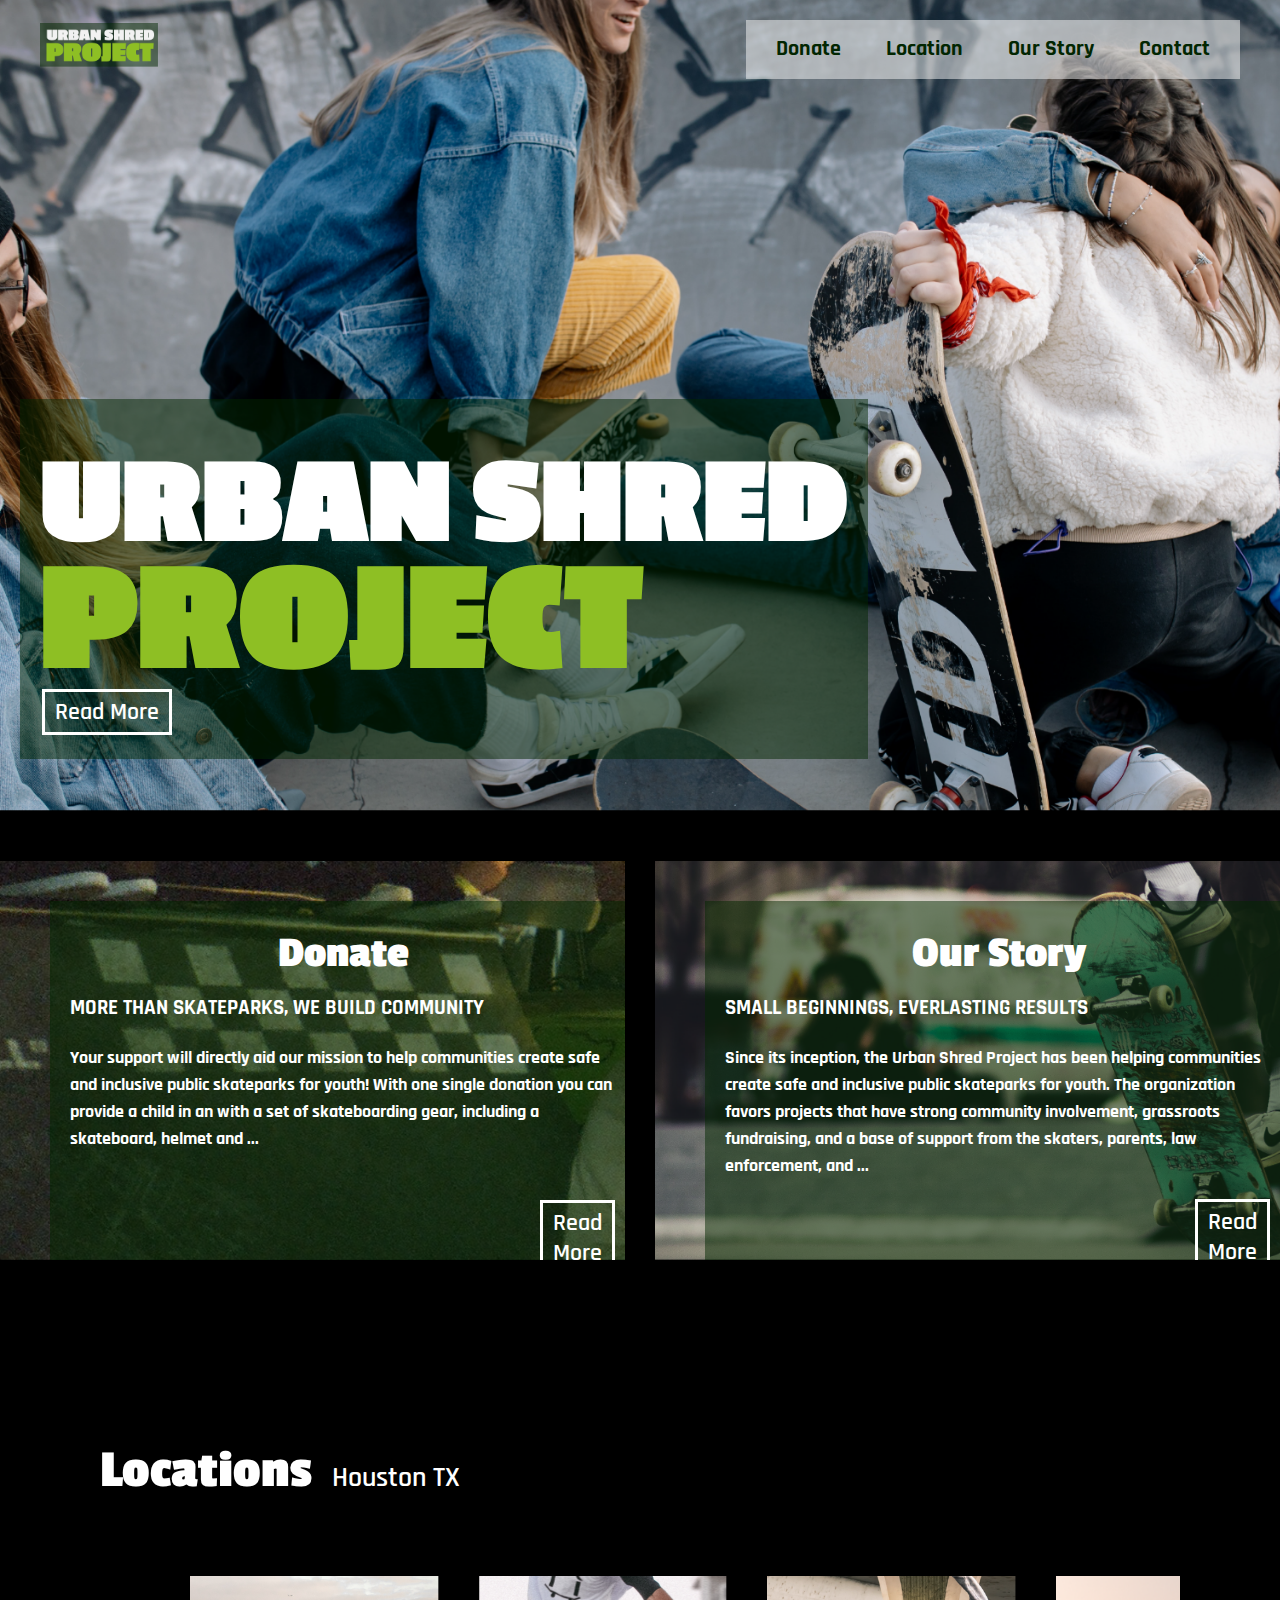
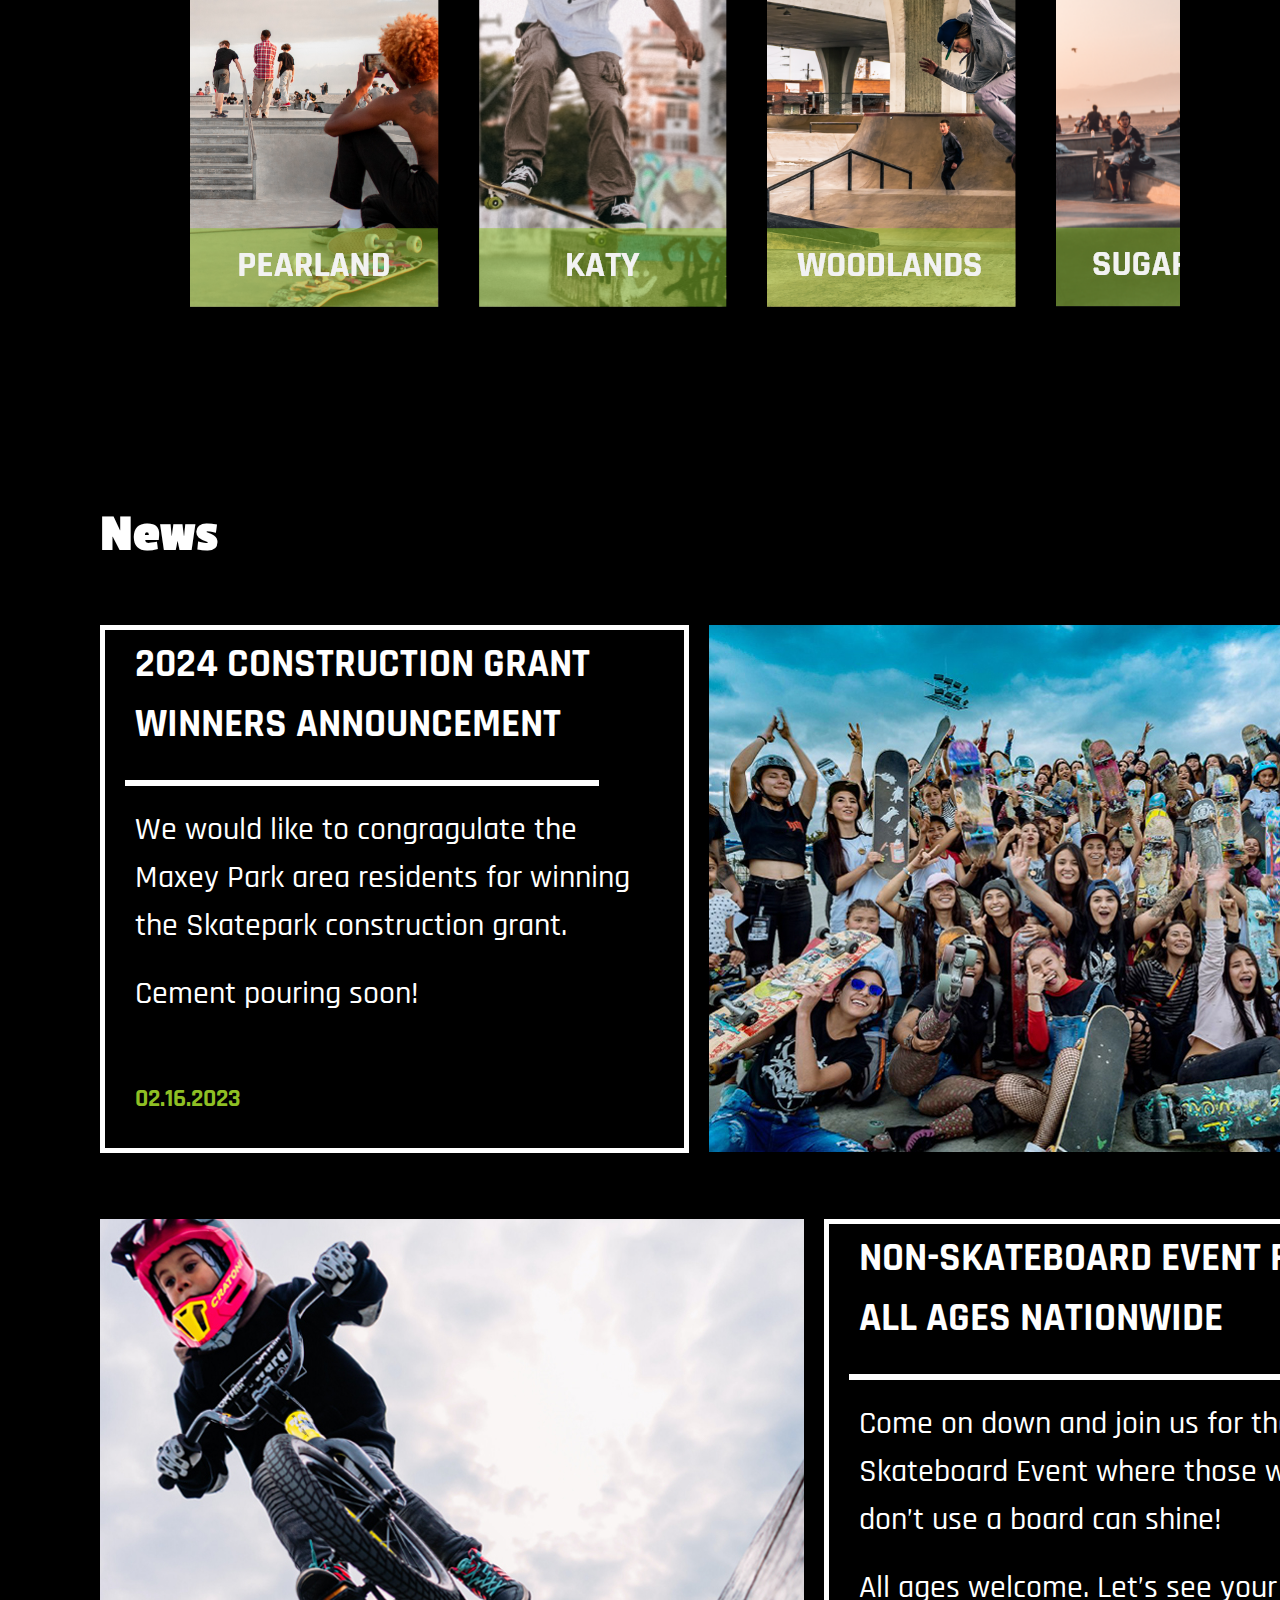
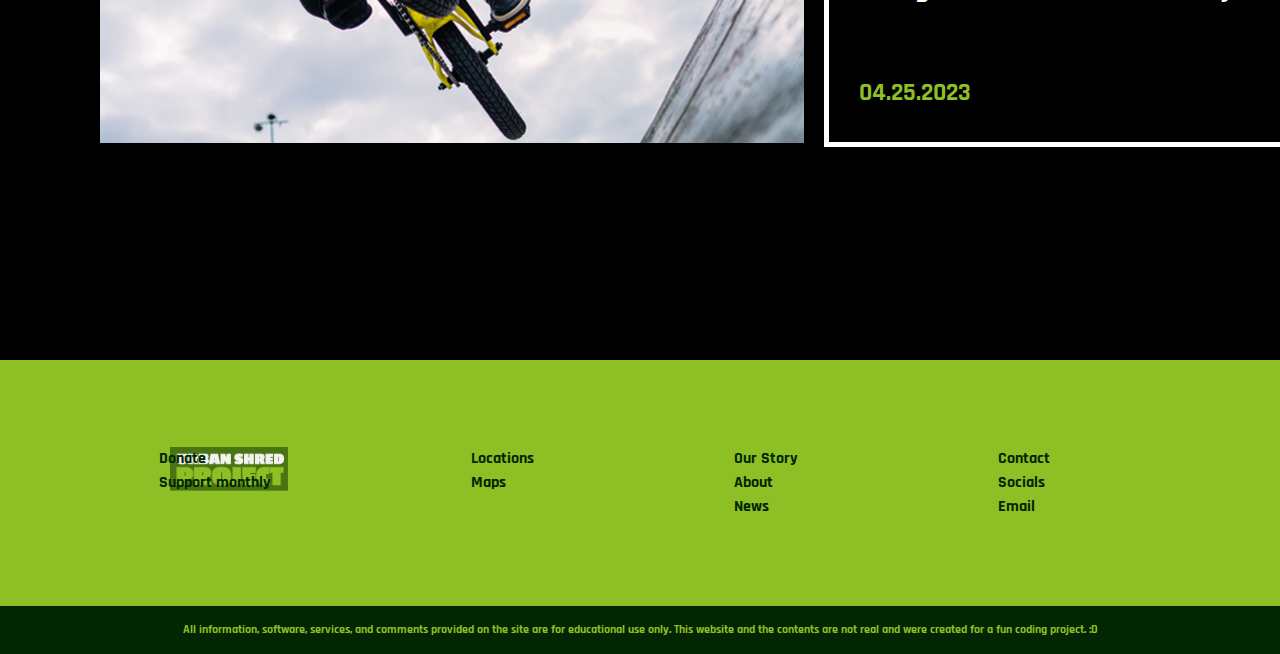
<file: index.html>
<!DOCTYPE html>
<html>
<head>
	<meta charset="utf-8">
	<meta name="viewport" content="width=device-width, initial-scale=1">
	<title>Urban Shred Project</title>
	<link rel="stylesheet" href="index.css">
	<link href="https://fonts.googleapis.com/css2?family=Passion+One:wght@400;700;900&family=Rajdhani:wght@300;400;500;600;700&family=Russo+One&display=swap" rel="stylesheet">
</head>

<body class="body">
	<section class="hero">
		<header>
		<div class="headerlogo">
			<a href="index.html">
				<img src="images/logo 2.png" class="logo">
			</a>
		</div>
	<nav>
		<div class="headernav">
		<ul>
			<li><p><a href="Donate.html">Donate</a></p></li>
			<li><p><a href="Location.html">Location</a></p></li>
			<li><p><a href="Our Story.html">Our Story</a></p></li>
			<li><p><a href="Contact.html">Contact</a></p></li>
		</ul>
		</div>
	</nav>
	</header>
	<div class="quote">
		<h1>URBAN SHRED</h1><blockquote><h2>PROJECT</h2>
		</blockquote>
		<button class="button1" onclick="window.location.href='Our Story.html';">Read More</button>
	</div>
	</section>

	<section class="imagebar-container">
	<div class="imagebar1">
		<div class="imagetext1">
			<h1>Donate</h1>
			<h2>MORE THAN SKATEPARKS, WE BUILD COMMUNITY</h2>
			<p>Your support will directly aid our mission to help communities create safe and inclusive public skateparks for youth! With one single donation you can provide a child in an with a set of skateboarding gear, including a skateboard, helmet and ...</p>
			<button class="button1" onclick="window.location.href='Donate.html';">Read More</button>
		</div>
	</div>
	<div class="imagebar2">
		<div class="imagetext2">
			<h1>Our Story</h1>
			<h2>SMALL BEGINNINGS, EVERLASTING RESULTS</h2>
			<blockquote><p>Since its inception, the Urban Shred Project has been helping communities create safe and inclusive public skateparks for youth. The organization favors projects that have strong community involvement, grassroots fundraising, and a base of support from the skaters, parents, law enforcement, and ...</p></blockquote>
			<button class="button1" onclick="window.location.href='Our Story.html';">Read More</button>
		</div>
	</div>
	</section>

<section class="locationnews">
	<section class="locationbar">
		<div class="locationtext">
			<div class="text1">
				<h1>Locations</h1>
			</div>
			<div class="text2">
				<h2>Houston TX</h2>
			</div>
		</div>
		<div class="locationimages">
		<div class="locationimage">
			<a href="Location.html"><img src="images/pearland.jpg" class="locationimage1"></a>
		</div>
		<div class="locationimage">
			<a href="Location.html"><img src="images/katy.jpg" class="locationimage2"></a>
		</div>
		<div class="locationimage">
			<a href="Location.html"><img src="images/woodlands.jpg" class="locationimage3"></a>
		</div>
		<div class="locationimage">
			<a href="Location.html"><img src="images/sugarland.jpg" class="locationimage4"></a>
		</div>
		</div>
		
	</section>


	<section class="newsbar">
			<div class="text1">
				<h1>News</h1>
			</div>
			<div class="newsbox1">
				<div class="newstext">
					<h1>2024 CONSTRUCTION GRANT <br>WINNERS ANNOUNCEMENT</h1>
					<hr>
					<p>We would like to congragulate the Maxey Park area residents for winning the Skatepark construction grant.</p><h3>Cement pouring soon!</h3>
					
					<h2>02.16.2023</h2>
				</div>
				<div class="newsimage">
					<img src="images/grant.jpg" alt="grant">
				</div>
			</div>
			<div class="newsbox1">
				<div class="newsimage2">
					<img src="images/event.jpg" alt="event">
				</div>
				<div class="newstext2">
					<h1>NON-SKATEBOARD EVENT FOR <br>ALL AGES NATIONWIDE</h1>
					<hr>
					<p>Come on down and join us for the Non-Skateboard Event where those who don’t use a board can shine!</p> <h3>All ages welcome. Let’s see your talent!</h3>
					<h2>04.25.2023</h2>
				</div>
			</div>
	</section>
</section>


	<footer>
		<section class="extra-banner">
			<div class="bannerlogo">
				<a href="index.html">
					<img src="images/logo 2.png" class="logo">
				</a>
			</div>
			<div class="bannertext">
				<div class="collumn1">
					<p>Donate<p>
					<p><a href="Donate.html">Support monthly</a></p>
				</div>
				<div class="collumn2">
					<p>Locations</p>
					<p><a href="Location.html">Maps</a></p>
				</div>
				<div class="collumn3">
					<p>Our Story</p>
					<p><a href="Our Story.html">About</a></p>
					<p><a href="index.html '#startNews'">News</a></p>
				</div>
				<div class="collumn4">
					<p>Contact</p>
					<p><a href="contact.html">Socials</a></p>
					<p><a href="contact.html">Email</a></p>
				</div>
			</div>
		</section>
	</footer>
	<section class="Copyright-banner">
		<div class="copyright">
			<p>All information, software, services, and comments provided on the site are for educational use only. This website and the contents are not real and were created for a fun coding project. :D</p>
		</div>
	</section>

</body>
		
</html>
</file>
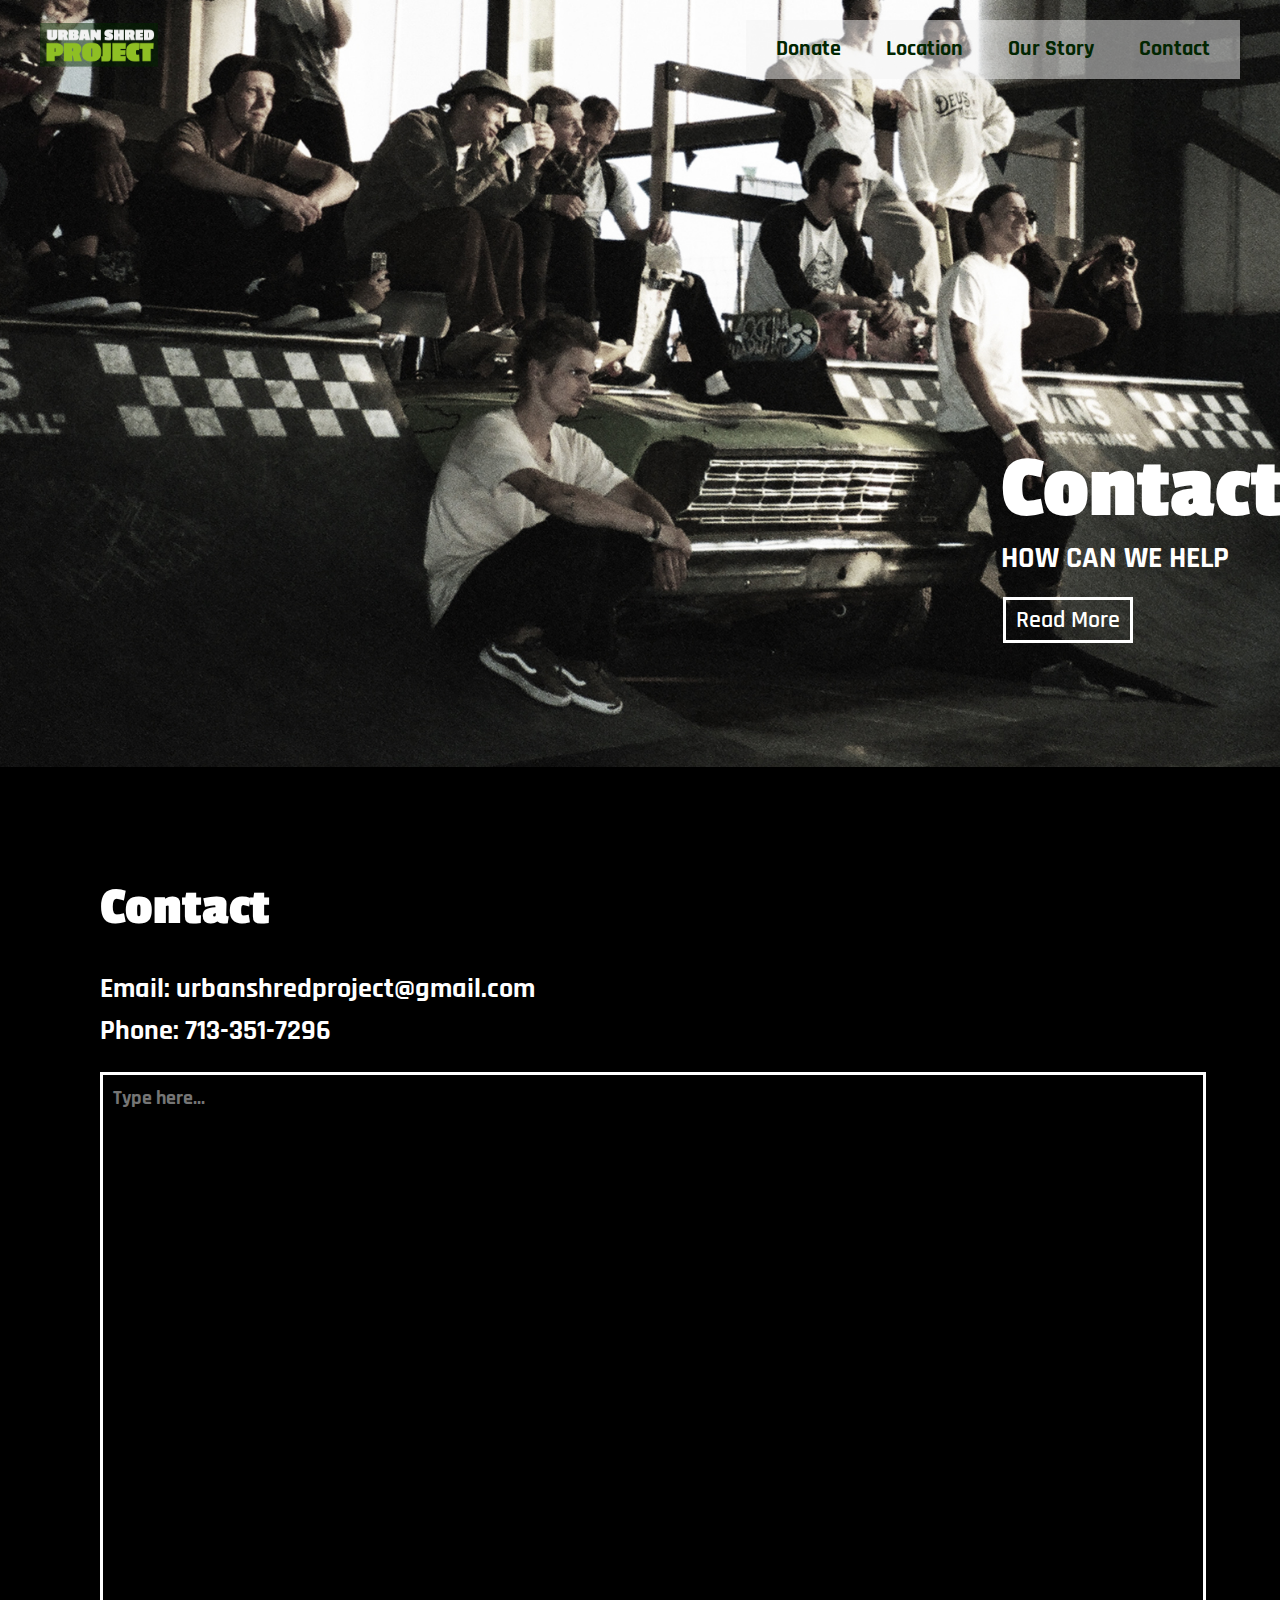
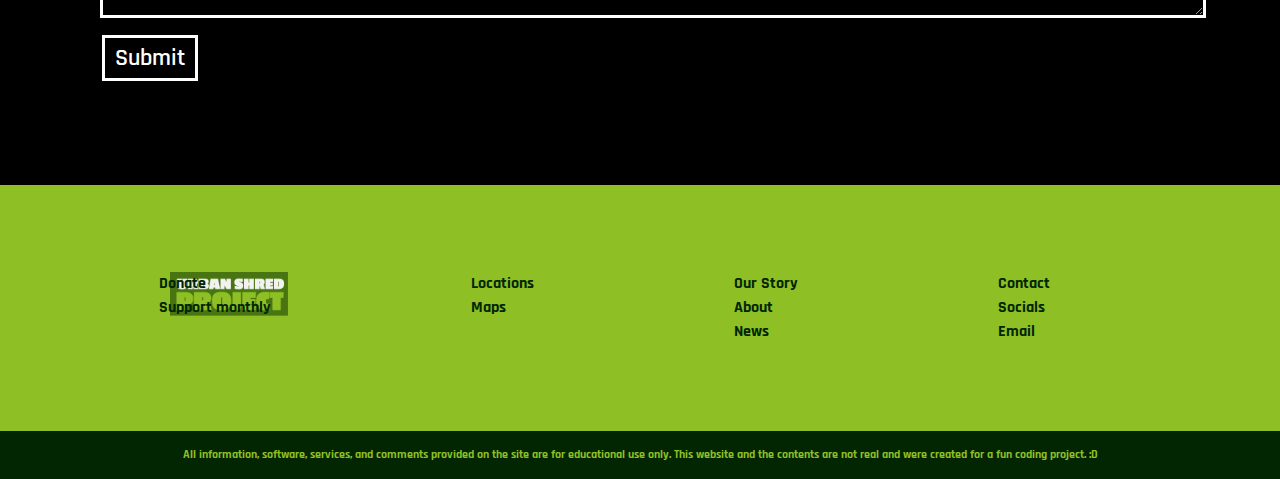
<file: Contact.html>
<!DOCTYPE html>
<html>
<head>
	<meta charset="utf-8">
	<meta name="viewport" content="width=device-width, initial-scale=1">
	<title>Contact</title>
	<link rel="stylesheet" href="contact.css">
	<link href="https://fonts.googleapis.com/css2?family=Passion+One:wght@400;700;900&family=Rajdhani:wght@300;400;500;600;700&family=Russo+One&display=swap" rel="stylesheet">
</head>

<body class="body">

<section class="hero">
	<header>
		<div class="headerlogo">
			<a href="index.html">
				<img src="images/logo 2.png" class="logo">
			</a>
		</div>
	<nav>
		<div class="headernav">
		<ul>
			<li><p><a href="Donate.html">Donate</a></p></li>
			<li><p><a href="Location.html">Location</a></p></li>
			<li><p><a href="Our Story.html">Our Story</a></p></li>
			<li><p><a href="Contact.html">Contact</a></p></li>
		</ul>
		</div>
	</nav>
	</header>
	<div class="quote">
		<h1>Contact</h1><blockquote>
		<p>HOW CAN WE HELP</p></blockquote>
		<button class="button1" onclick="window.location.href='#startContact';">Read More</button>
	</div>
	</section>

	<section class="contactinfo">
		<h1 id="startContact">Contact</h1>
		<div class="contactbox">
			<div class="contacttext">
				<p>Email: urbanshredproject@gmail.com</p>
				<p>Phone: 713-351-7296</p>
					<form>
						<div class="typetext">
							<textarea rows="20" placeholder="Type here..."></textarea>
						</div>
						<button class="button2" type="submit">Submit</button>
					</form>
			</div>
		</div>
		</div>
	</section>
	
	<footer>
		<section class="extra-banner">
			<div class="bannerlogo">
				<a href="index.html">
					<img src="images/logo 2.png" class="logo">
				</a>
			</div>
			<div class="bannertext">
				<div class="collumn1">
					<p>Donate<p>
					<p><a href="Donate.html">Support monthly</a></p>
				</div>
				<div class="collumn2">
					<p>Locations</p>
					<p><a href="Location.html">Maps</a></p>
				</div>
				<div class="collumn3">
					<p>Our Story</p>
					<p><a href="Our Story.html">About</a></p>
					<p><a href="index.html '#startNews'">News</a></p>
				</div>
				<div class="collumn4">
					<p>Contact</p>
					<p><a href="contact.html">Socials</a></p>
					<p><a href="contact.html">Email</a></p>
				</div>
			</div>
		</section>
	</footer>
	<section class="Copyright-banner">
		<div class="copyright">
			<p>All information, software, services, and comments provided on the site are for educational use only. This website and the contents are not real and were created for a fun coding project. :D</p>
		</div>
	</section>
</body>
</html>
</file>
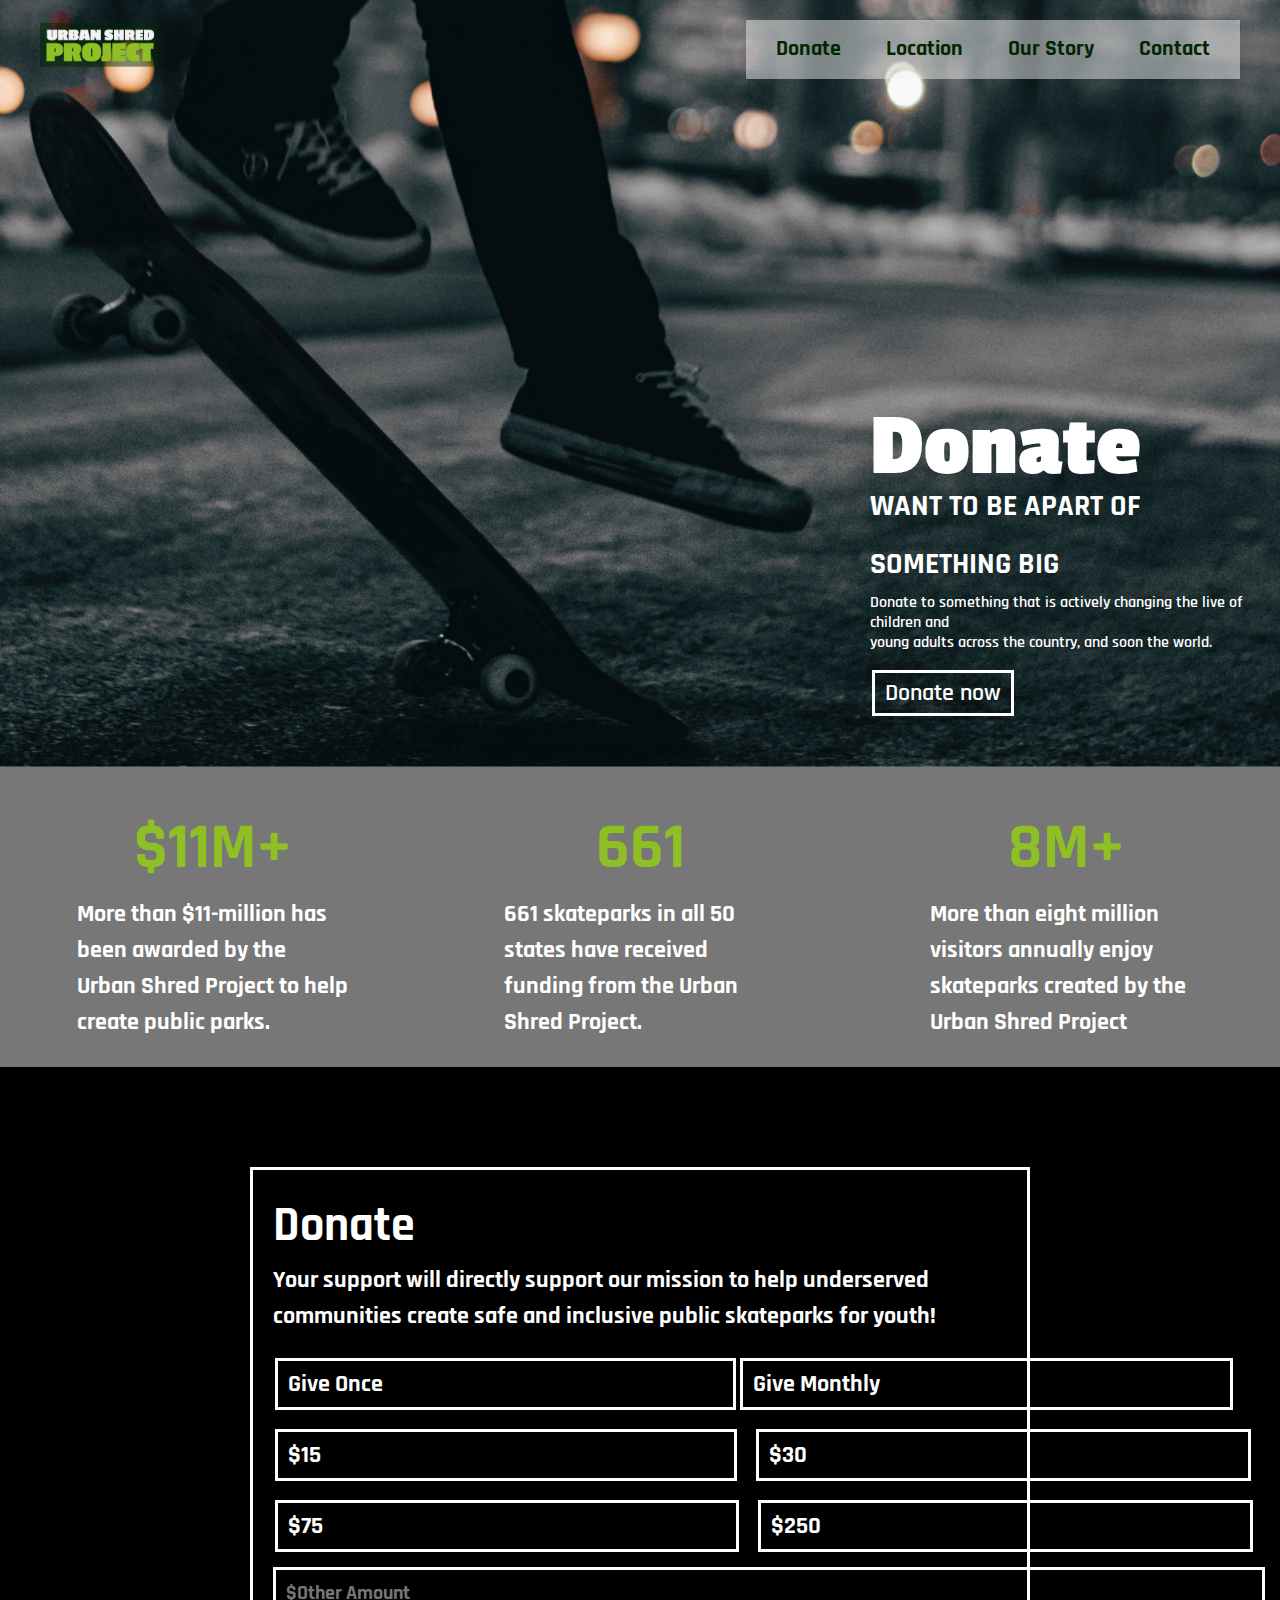
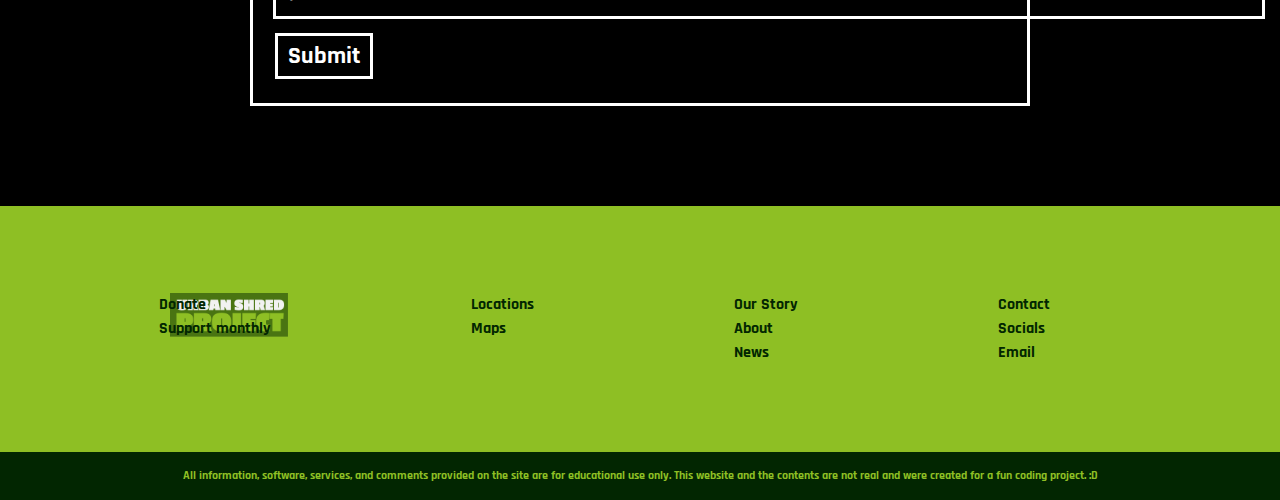
<file: Donate.html>
<!DOCTYPE html>
<html>
<head>
	<meta charset="utf-8">
	<meta name="viewport" content="width=device-width, initial-scale=1">
	<title>Donate</title>
	<link rel="stylesheet" href="donate.css">
	<link href="https://fonts.googleapis.com/css2?family=Passion+One:wght@400;700;900&family=Rajdhani:wght@300;400;500;600;700&family=Russo+One&display=swap" rel="stylesheet">

</head>

<body class="body">
	<section class="hero">
	<header>
		<div class="headerlogo">
			<a href="index.html">
				<img src="images/logo 2.png" class="logo">
			</a>
		</div>
	<nav>
		<div class="headernav">
		<ul class="nav_list">
			<li class="nav_item">
				<a class="nav_link" href="Donate.html">Donate</a>
			</li>
			<li class="nav_item">
				<a class="nav_link" href="Location.html">Location</a>
			</li>
			<li class="nav_item">
				<a class="nav_link" href="Our Story.html">Our Story</a>
			</li>
			<li class="nav_item">
				<a class="nav_link" href="Contact.html">Contact</a>
			</li>
		</ul>
		</div>
	</nav>
	</header>
	<div class="quote">
		<h1>Donate</h1><blockquote>
		<h2>WANT TO BE APART OF SOMETHING BIG</h2>
		</blockquote>
		<blockquote>
		<p>Donate to something that is actively changing the live of children and <br>young adults across the country, and soon the world.</p>
		</blockquote>
		<button class="button1" onclick="window.location.href='#startDonate';">Donate now</button>
		</div>
	</section>

	<section class="whitebar">
		<div class="text1">
			<h1>$11M+</h1>
			<p>More than $11-million has been awarded by the Urban Shred Project to help create public parks.</p>
		</div>
		<div class="text1">
			<h1>661</h1>
			<p>661 skateparks in all 50 states have received funding from the Urban Shred Project.</p>
		</div>
		<div class="text1">
			<h1>8M+</h1>
			<p>More than eight million visitors annually enjoy skateparks created by the Urban Shred Project</p>
		</div>
		
	</section>

	<section class="donateinfo">
		<div class="largerbox">
			<div class="donateheader">
				<h1 id="startDonate">Donate</h1>
				<p>Your support will directly support our mission to help underserved communities create safe and inclusive public skateparks for youth!</p>

			<form>

			<div class="donation1">
				<div class="donatetext">
					<p class="button3">Give Once</p>
				</div>
				<div class="donatetext">
					<p class="button3">Give Monthly</p>
				</div>
			</div>
			<div class="donation2">
				<div class="donatetext">
					<p class="button3">$15</p>
				</div>
				<div class="donatetext">
					<p2 class="button3">$30</p2>
				</div>	
			</div>
			<div class="donation3">
				<div class="donatetext">
					<p class="button3">$75</p>
				</div>
				<div class="donatetext">
					<p2 class="button3">$250</p2>
				</div>				
			</div>

				<div class="donateother">
					<input type="text" id="otheramount" placeholder="$Other Amount">				
				</div>
				<div class="donateother2">
					<button class="button3" reiquired >Submit</button>
			</form>

			</div>
			</div>
		</div>
	</section>
	<footer>
		<section class="extra-banner">
			<div class="bannerlogo">
				<a href="index.html">
					<img src="images/logo 2.png" class="logo">
				</a>
			</div>
			<div class="bannertext">
				<div class="collumn1">
					<p>Donate<p>
					<p><a href="Donate.html">Support monthly</a></p>
				</div>
				<div class="collumn2">
					<p>Locations</p>
					<p><a href="Location.html">Maps</a></p>
				</div>
				<div class="collumn3">
					<p>Our Story</p>
					<p><a href="Our Story.html">About</a></p>
					<p><a href="index.html '#startNews'">News</a></p>
				</div>
				<div class="collumn4">
					<p>Contact</p>
					<p><a href="contact.html">Socials</a></p>
					<p><a href="contact.html">Email</a></p>
				</div>
			</div>
		</section>
	</footer>
	<section class="Copyright-banner">
		<div class="copyright">
			<p>All information, software, services, and comments provided on the site are for educational use only. This website and the contents are not real and were created for a fun coding project. :D</p>
		</div>
	</section>
</body>
</html>
</file>
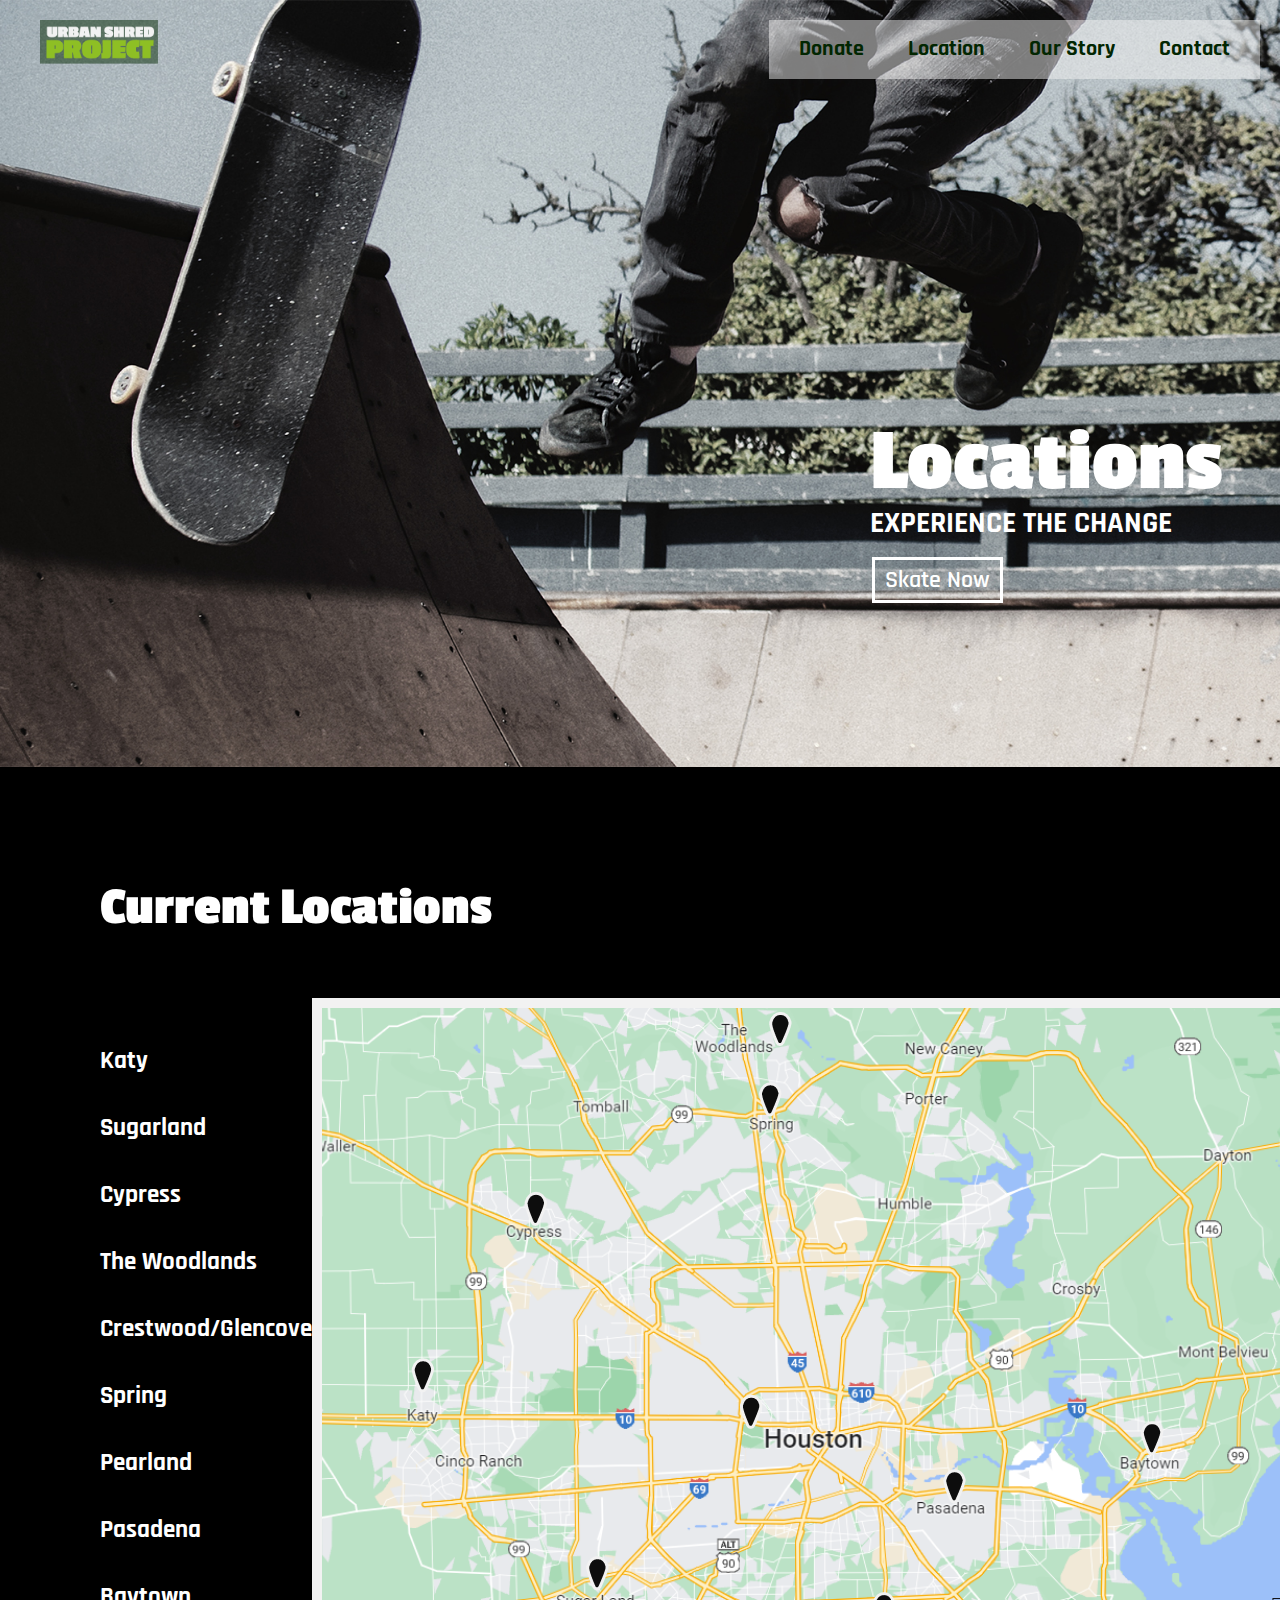
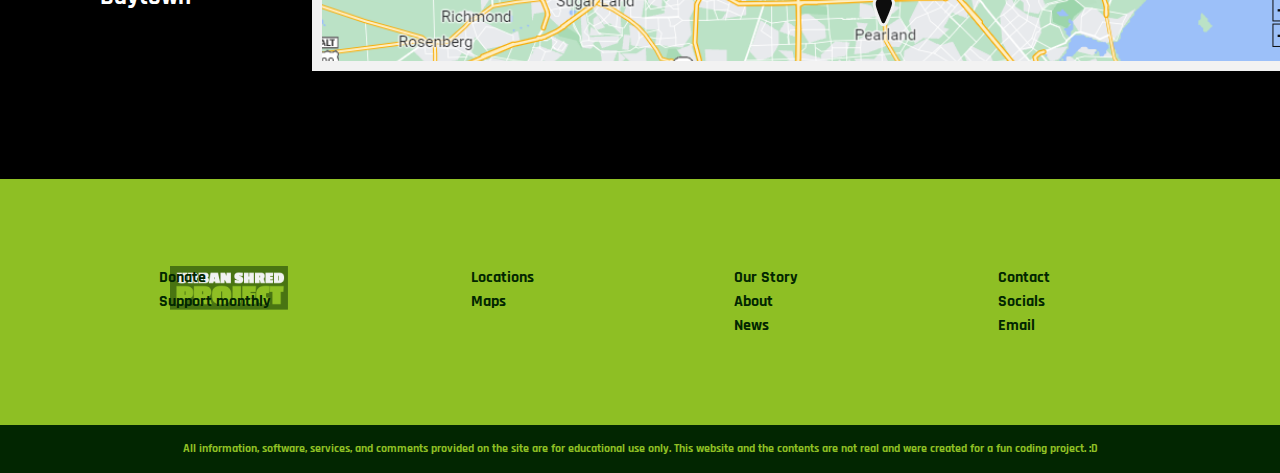
<file: Location.html>
<!DOCTYPE html>
<html>
<head>
	<meta charset="utf-8">
	<meta name="viewport" content="width=device-width, initial-scale=1">
	<title>Location</title>
	<link rel="stylesheet" href="location.css">
	<link href="https://fonts.googleapis.com/css2?family=Passion+One:wght@400;700;900&family=Rajdhani:wght@300;400;500;600;700&family=Russo+One&display=swap" rel="stylesheet">
</head>

<body class="body">
	<section class="hero">
		<header>
		<div class="headerlogo">
			<a href="index.html">
				<img src="images/logo 2.png" class="logo">
			</a>
		</div>
	<nav>
		<div class="headernav">
		<ul>
			<li><p><a href="Donate.html">Donate</a></p></li>
			<li><p><a href="Location.html">Location</a></p></li>
			<li><p><a href="Our Story.html">Our Story</a></p></li>
			<li><p><a href="Contact.html">Contact</a></p></li>
		</ul>
		</div>
	</nav>
	</header>
	<div class="quote">
		<h1>Locations</h1>
		<blockquote>
		<p>EXPERIENCE THE CHANGE</p></blockquote>
		<button class="button1" onclick="window.location.href='#startCurrent';">Skate Now</button>
	</div>
	</section>

	<section class="main-container">
		<h1 id="startCurrent">Current Locations</h1>
		<div class="Current-locations">
			<div class="locations">
				<div class="location-list">
					<ul>
						<li><p>Katy</p></li>
						<li><p>Sugarland</p></li>
						<li><p>Cypress</p></li>
						<li><p>The Woodlands</p></li>
						<li><p>Crestwood/Glencove</p></li>
						<li><p>Spring</p></li>
						<li><p>Pearland</p></li>
						<li><p>Pasadena</p></li>
						<li><p>Baytown</p></li>
					</ul>
				</div>
				<div class="map">
					<img src="images/map.jpg" alt="map">
				</div>
			</div>
		</div>
	</section>
	<footer>
		<section class="extra-banner">
			<div class="bannerlogo">
				<a href="index.html">
					<img src="images/logo 2.png" class="logo">
				</a>
			</div>
			<div class="bannertext">
				<div class="collumn1">
					<p>Donate<p>
					<p><a href="Donate.html">Support monthly</a></p>
				</div>
				<div class="collumn2">
					<p>Locations</p>
					<p><a href="Location.html">Maps</a></p>
				</div>
				<div class="collumn3">
					<p>Our Story</p>
					<p><a href="Our Story.html">About</a></p>
					<p><a href="index.html '#startNews'">News</a></p>
				</div>
				<div class="collumn4">
					<p>Contact</p>
					<p><a href="contact.html">Socials</a></p>
					<p><a href="contact.html">Email</a></p>
				</div>
			</div>
		</section>
	</footer>
	<section class="Copyright-banner">
		<div class="copyright">
			<p>All information, software, services, and comments provided on the site are for educational use only. This website and the contents are not real and were created for a fun coding project. :D</p>
		</div>
	</section>
</body>
</html>
</file>
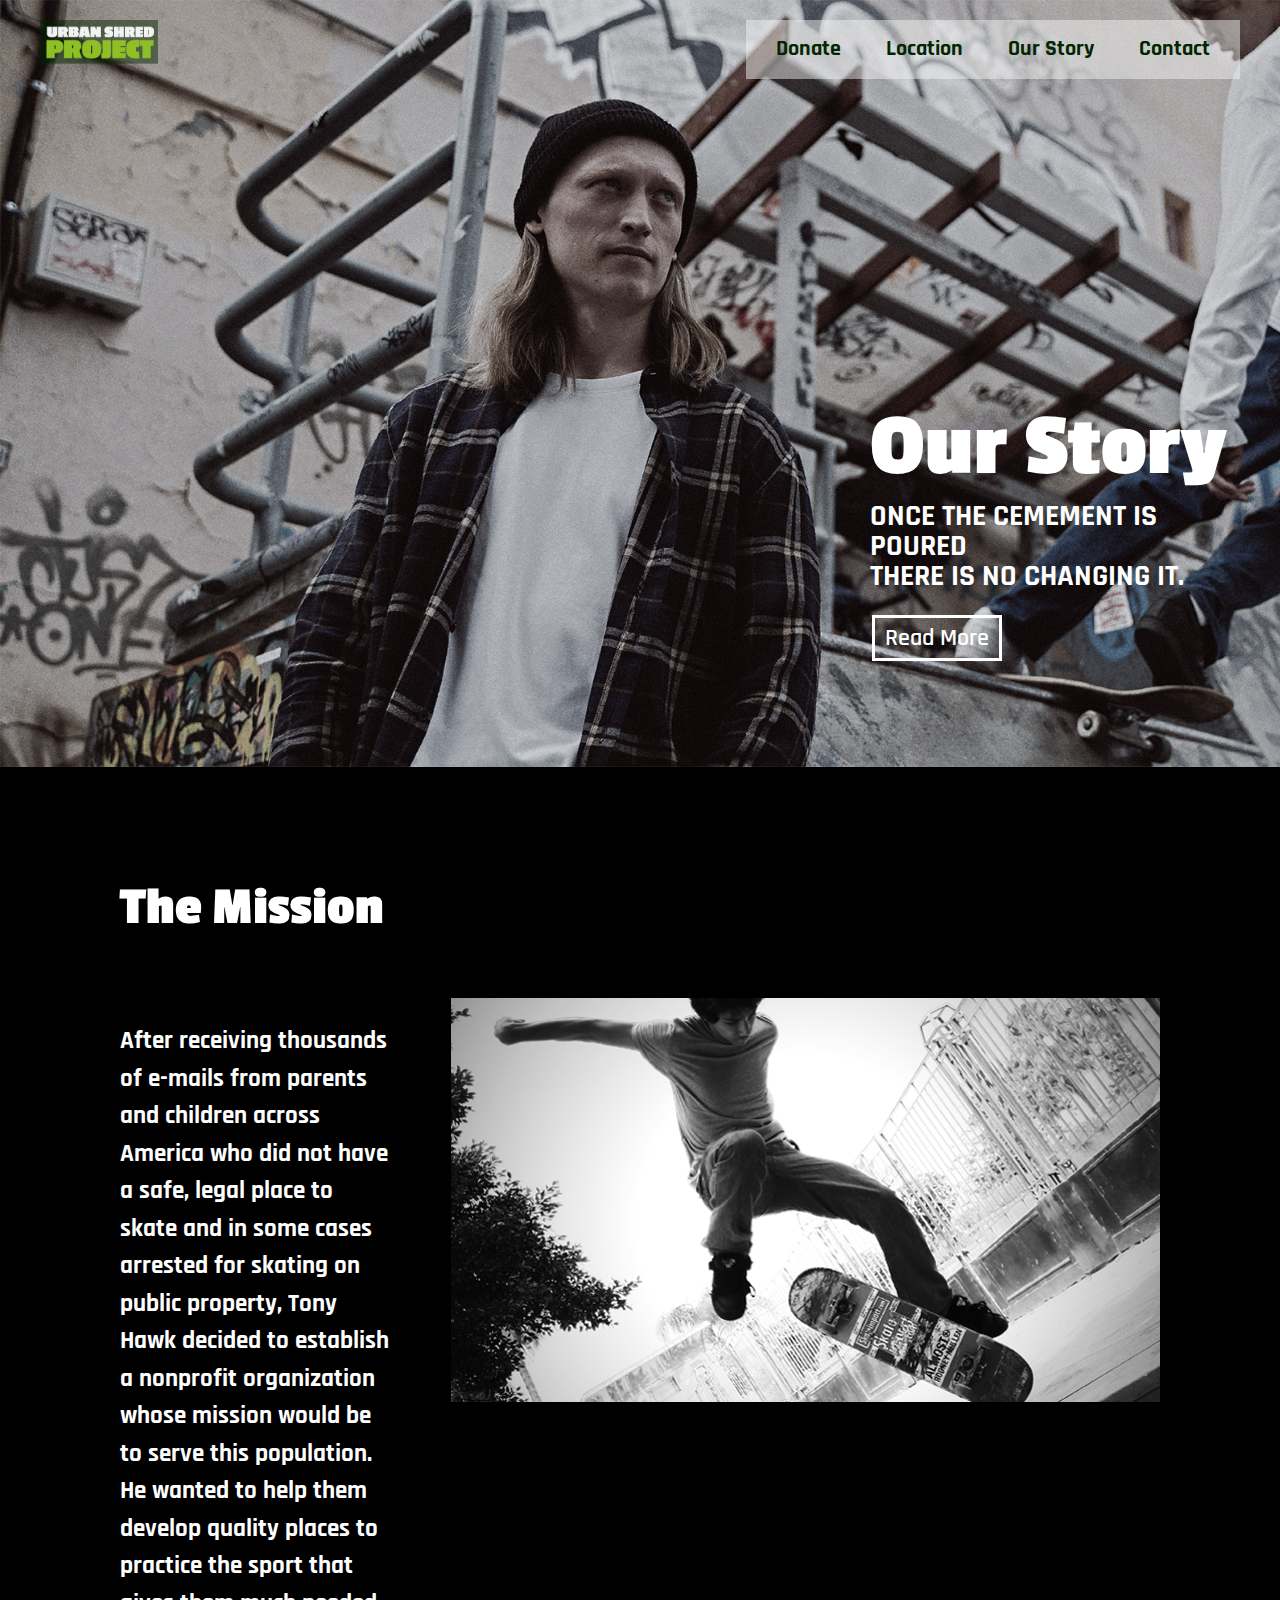
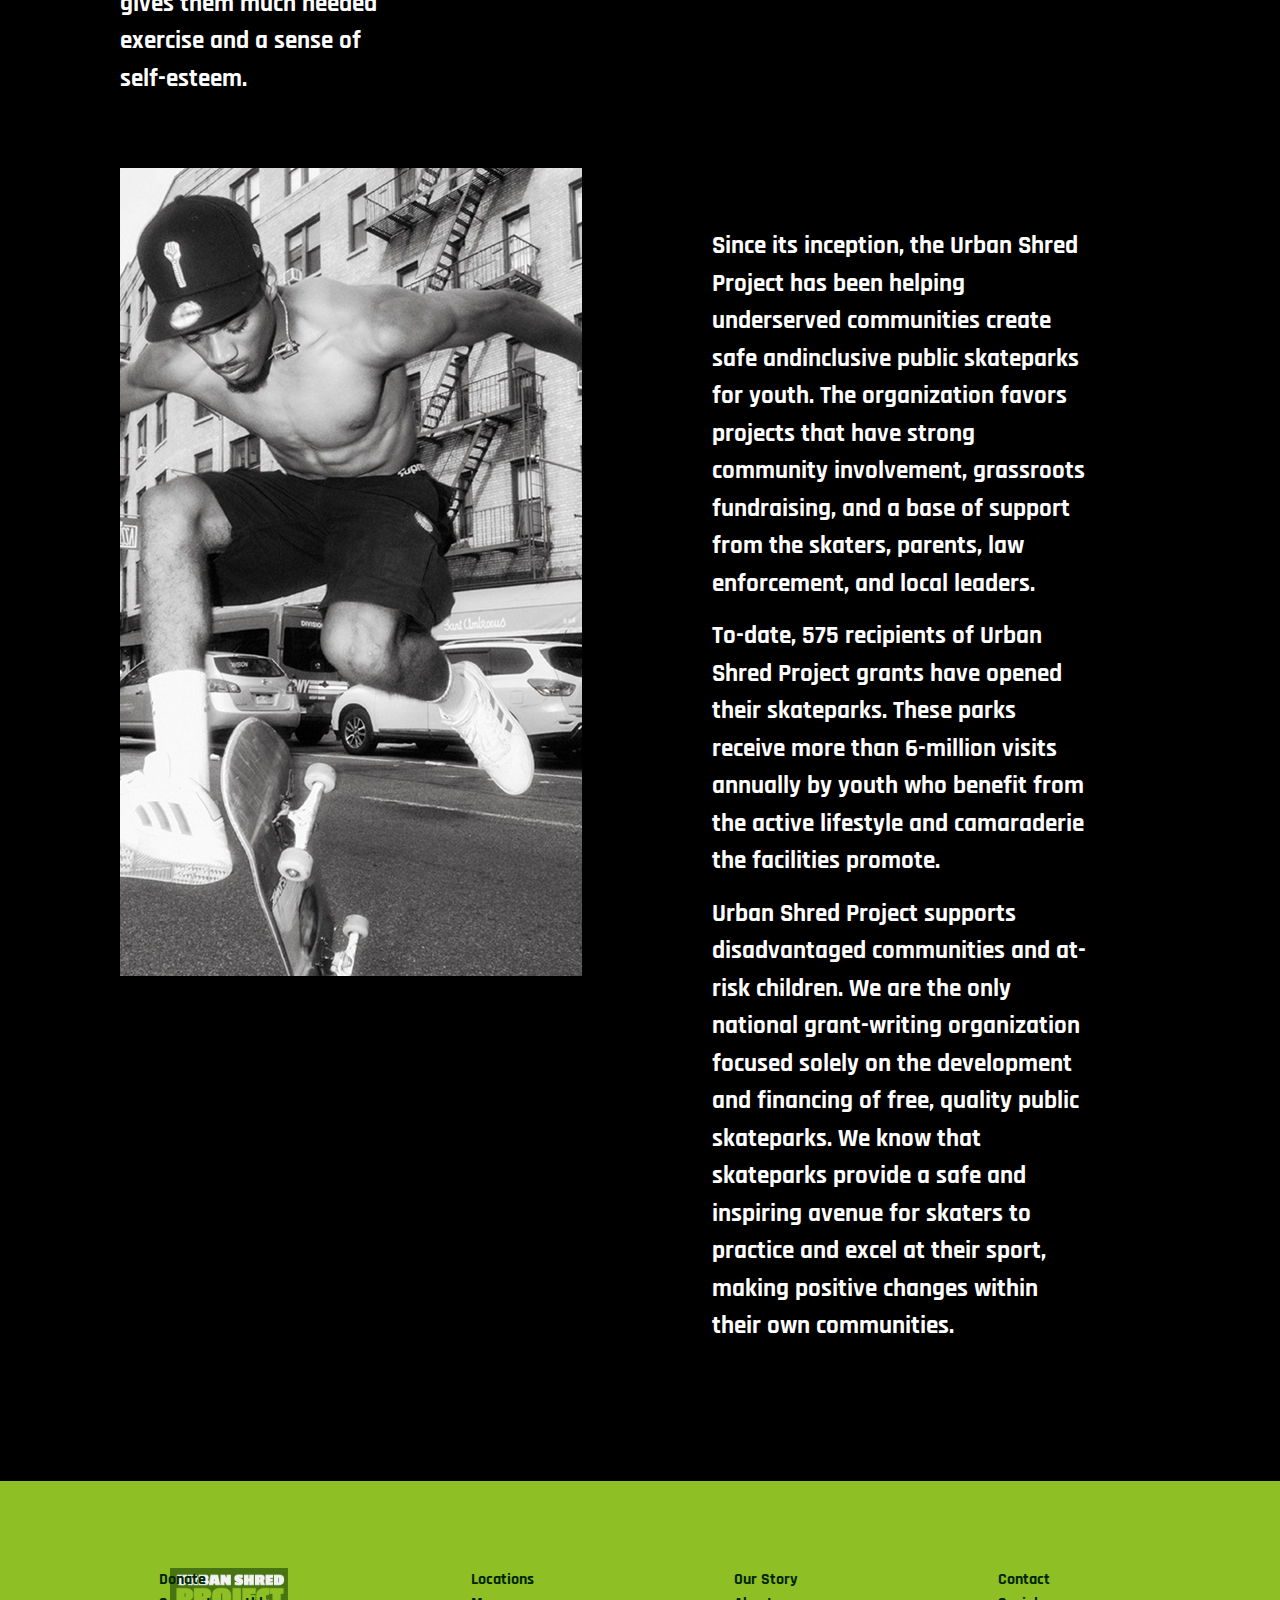
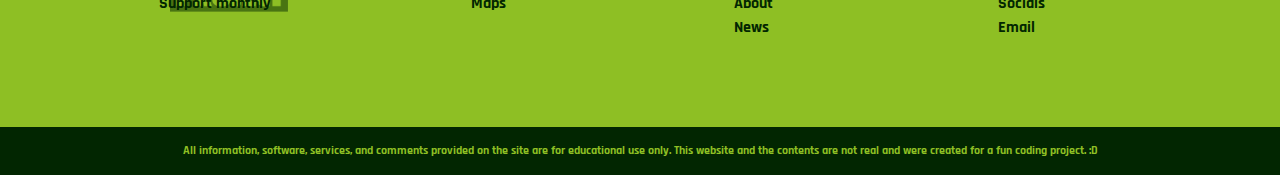
<file: Our Story.html>
<!DOCTYPE html>
<html>
<head>
	<meta charset="utf-8">
	<meta name="viewport" content="width=device-width, initial-scale=1">
	<title>Our Story</title>
	<link rel="stylesheet" href="story.css">
	<link href="https://fonts.googleapis.com/css2?family=Passion+One:wght@400;700;900&family=Rajdhani:wght@300;400;500;600;700&family=Russo+One&display=swap" rel="stylesheet">
</head>

<body class="body">

	<section class="hero">
	<header>
		<div class="headerlogo">
			<a href="index.html">
				<img src="images/logo 2.png" class="logo">
			</a>
		</div>
	<nav>
		<div class="headernav">
		<ul>
			<li><p><a href="Donate.html">Donate</a></p></li>
			<li><p><a href="Location.html">Location</a></p></li>
			<li><p><a href="Our Story.html">Our Story</a></p></li>
			<li><p><a href="Contact.html">Contact</a></p></li>
		</ul>
		</div>
	</nav>
	</header>
	<div class="quote">
		<h1>Our Story</h1><blockquote>
		<p>ONCE THE CEMEMENT IS POURED <br>THERE IS NO CHANGING IT.</p></blockquote>
		<button class="button1" onclick="window.location.href='#startThe';">Read More</button>
	</div>
	</section>

	<section class="missioninfo">
			<h1 id="startThe">The Mission</h1>
		<div class="mission">
			<div class="message1">
				<div class="messagetext">
					<p>After receiving thousands of e-mails from parents and children across America who did not have a safe, legal place to skate and in some cases arrested for skating on public property, Tony Hawk decided to establish a nonprofit organization whose mission would be to serve this population. He wanted to help them develop quality places to practice the sport that gives them much needed exercise and a sense of self-esteem.
					</p>
				</div>
				<div class="messageimage">
					<img src="images/flip.jpg" alt="flip">
				</div>

			</div>
			<div class="message2">
				<div class="messageimage2">
					<img src="images/kickflip 2.jpg" alt="kickflip">
				</div>
				<div class="messagetext2">
					<p>
						Since its inception, the Urban Shred Project has been helping underserved communities create safe andinclusive public skateparks for youth. The organization favors projects that have strong community involvement, grassroots fundraising, and a base of support from the skaters, parents, law enforcement, and local leaders.
					</p>
					<p>
						To-date, 575 recipients of Urban Shred Project grants have opened their skateparks. These parks receive more than 6-million visits annually by youth who benefit from the active lifestyle and camaraderie the facilities promote.
					</p>
					<p>
						Urban Shred Project supports disadvantaged communities and at-risk children. We are the only national grant-writing organization focused solely on the development and financing of free, quality public skateparks. We know that skateparks provide a safe and inspiring avenue for skaters to practice and excel at their sport, making positive changes within their own communities.
					</p>
					
					</p>
				</div>

			</div>
		</div>
	</section>
	
	<footer>
		<section class="extra-banner">
			<div class="bannerlogo">
				<a href="index.html">
					<img src="images/logo 2.png" class="logo">
				</a>
			</div>
			<div class="bannertext">
				<div class="collumn1">
					<p>Donate<p>
					<p><a href="Donate.html">Support monthly</a></p>
				</div>
				<div class="collumn2">
					<p>Locations</p>
					<p><a href="Location.html">Maps</a></p>
				</div>
				<div class="collumn3">
					<p>Our Story</p>
					<p><a href="Our Story.html">About</a></p>
					<p><a href="index.html '#startNews'">News</a></p>
				</div>
				<div class="collumn4">
					<p>Contact</p>
					<p><a href="contact.html">Socials</a></p>
					<p><a href="contact.html">Email</a></p>
				</div>
			</div>
		</section>
	</footer>
	<section class="Copyright-banner">
		<div class="copyright">
			<p>All information, software, services, and comments provided on the site are for educational use only. This website and the contents are not real and were created for a fun coding project. :D</p>
		</div>
	</section>
</body>
</html>
</file>
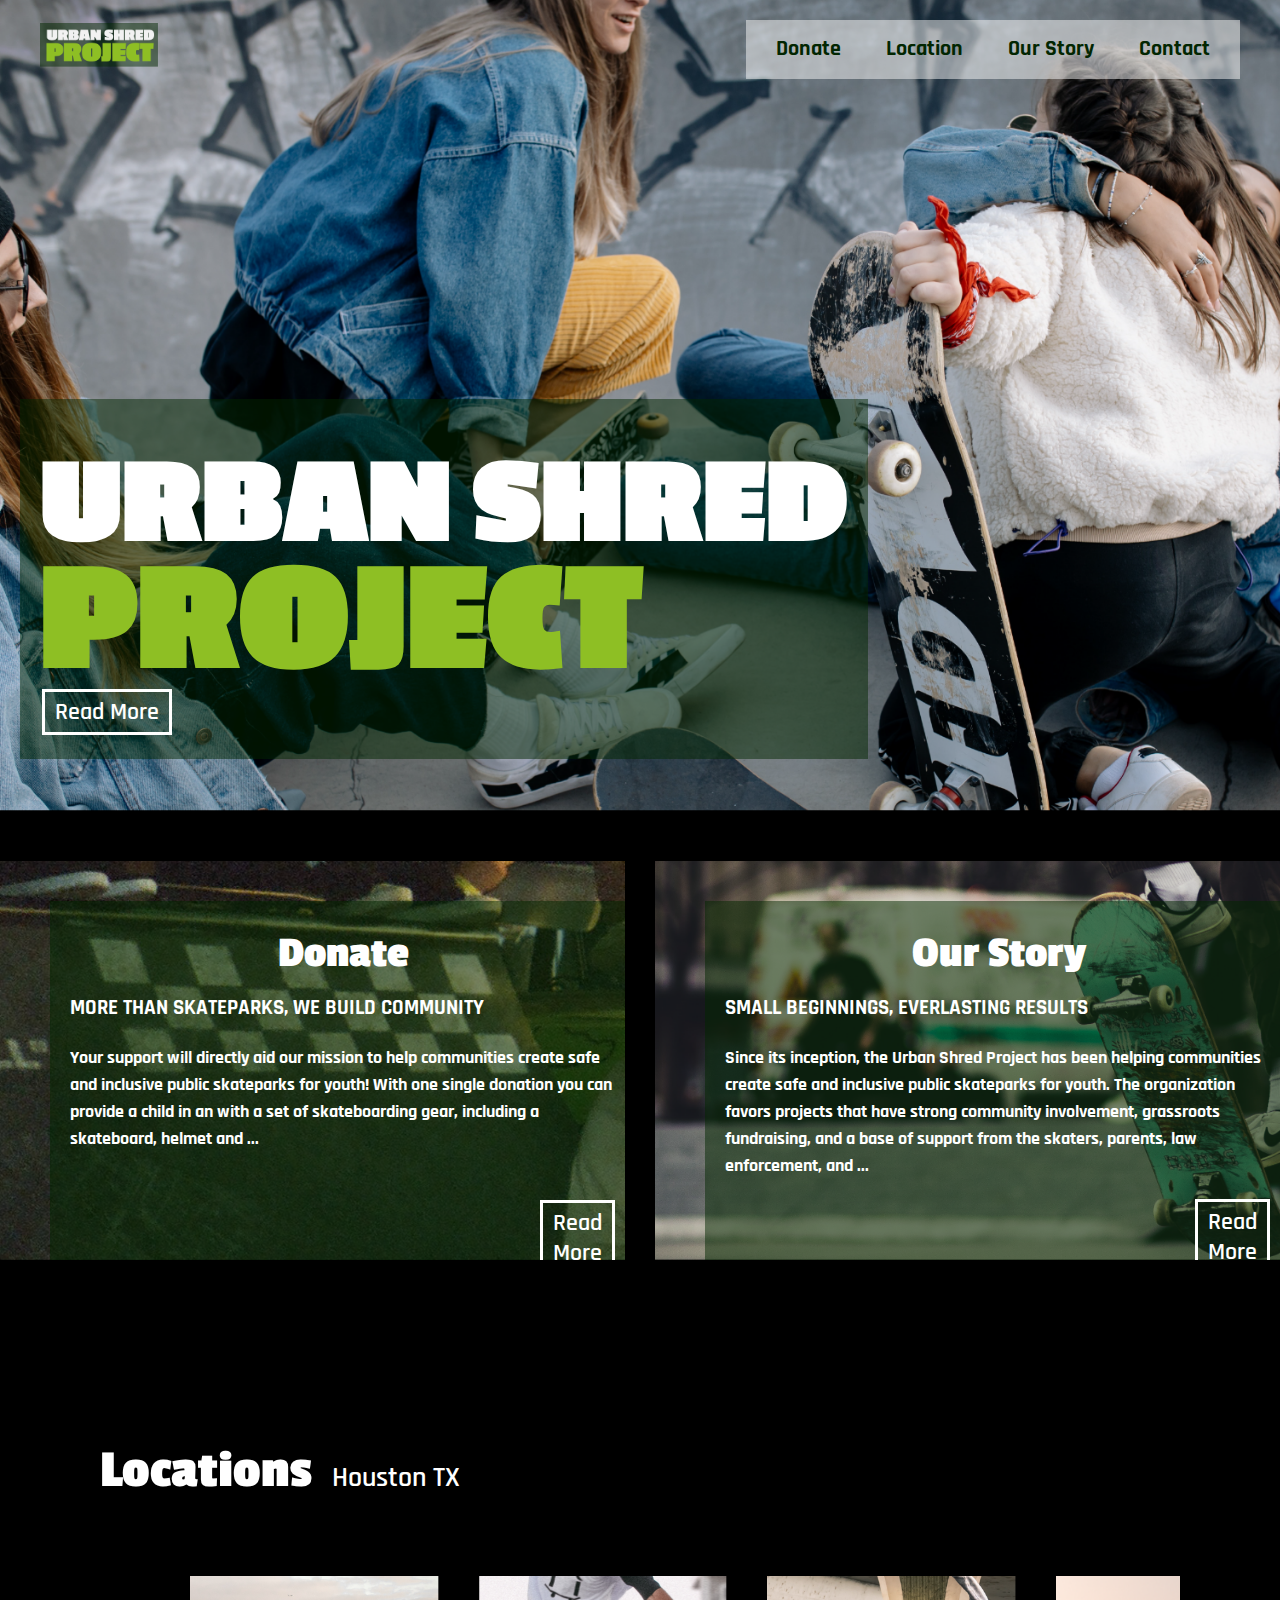
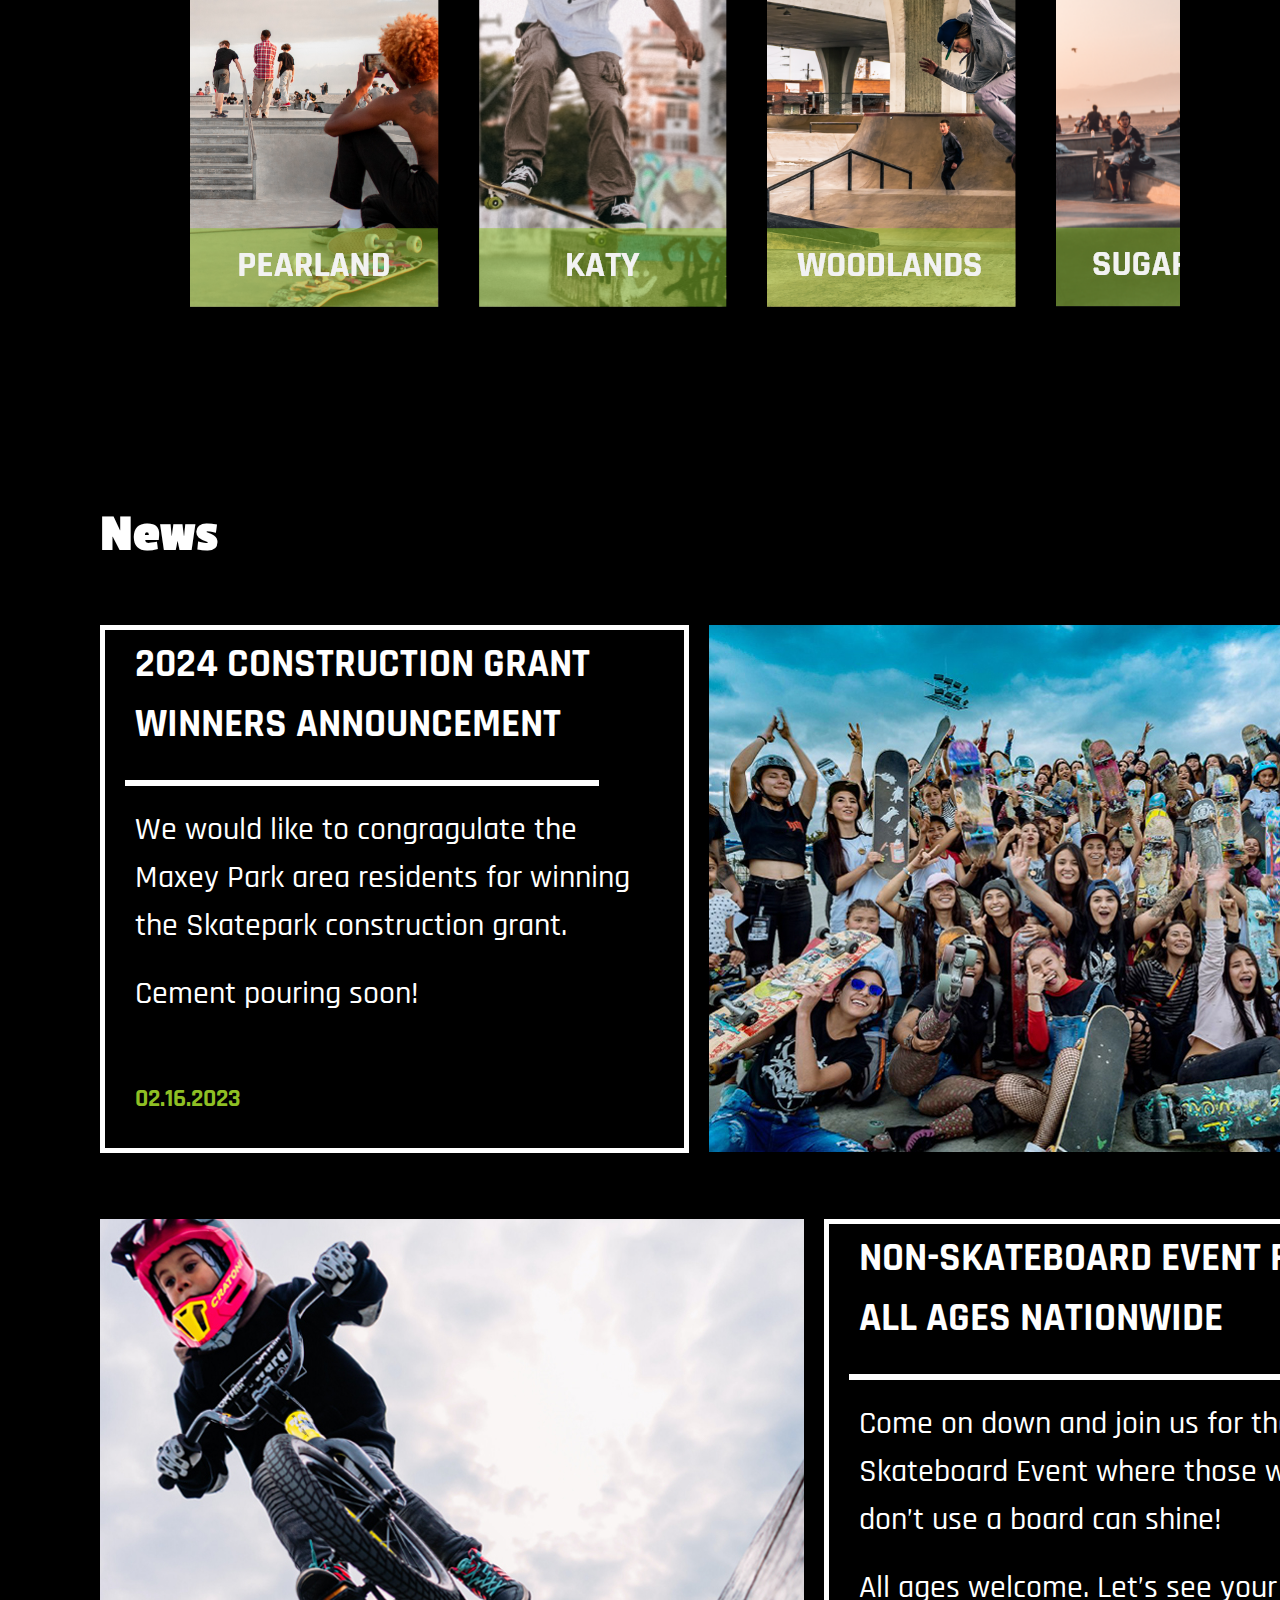
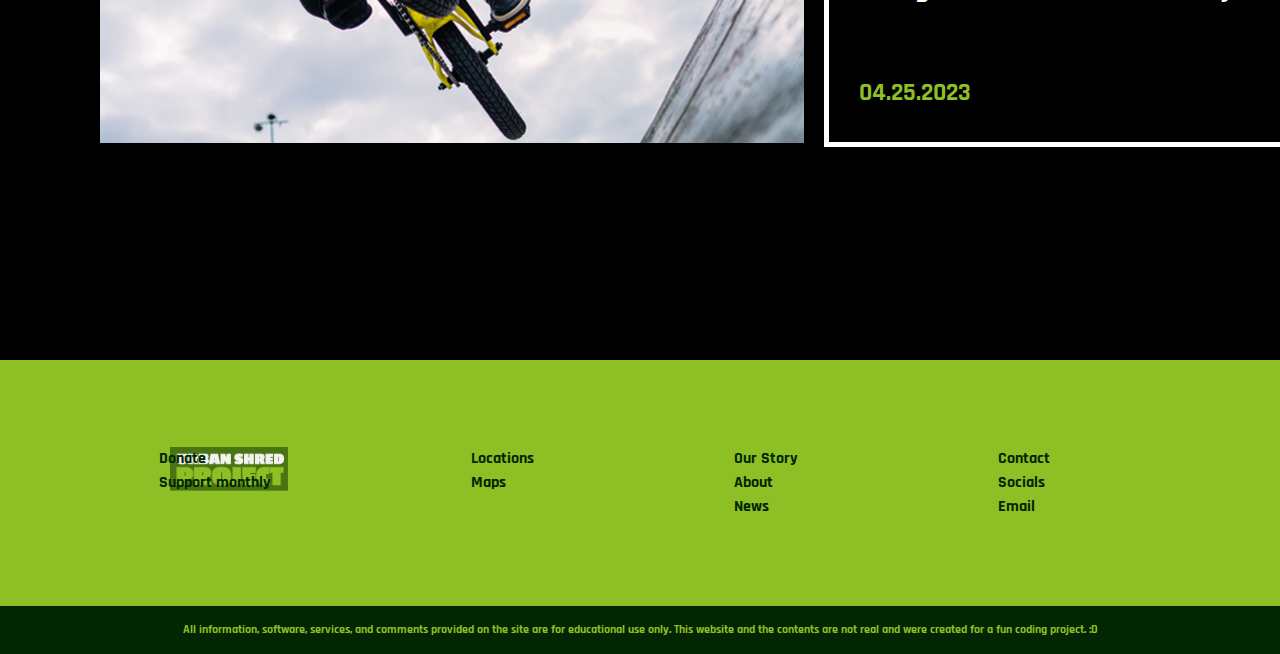
<file: Urban Shred Project index.html>
<!DOCTYPE html>
<html>
<head>
	<meta charset="utf-8">
	<meta name="viewport" content="width=device-width, initial-scale=1">
	<title>Urban Shred Project</title>
	<link rel="stylesheet" href="index.css">
	<link href="https://fonts.googleapis.com/css2?family=Passion+One:wght@400;700;900&family=Rajdhani:wght@300;400;500;600;700&family=Russo+One&display=swap" rel="stylesheet">
</head>

<body class="body">
	<section class="hero">
		<header>
		<div class="headerlogo">
			<a href="Urban Shred Project index.html">
				<img src="images/logo 2.png" class="logo">
			</a>
		</div>
	<nav>
		<div class="headernav">
		<ul>
			<li><p><a href="Donate.html">Donate</a></p></li>
			<li><p><a href="Location.html">Location</a></p></li>
			<li><p><a href="Our Story.html">Our Story</a></p></li>
			<li><p><a href="Contact.html">Contact</a></p></li>
		</ul>
		</div>
	</nav>
	</header>
	<div class="quote">
		<h1>URBAN SHRED</h1><blockquote><h2>PROJECT</h2>
		</blockquote>
		<button class="button1" onclick="window.location.href='Our Story.html';">Read More</button>
	</div>
	</section>

	<section class="imagebar-container">
	<div class="imagebar1">
		<div class="imagetext1">
			<h1>Donate</h1>
			<h2>MORE THAN SKATEPARKS, WE BUILD COMMUNITY</h2>
			<p>Your support will directly aid our mission to help communities create safe and inclusive public skateparks for youth! With one single donation you can provide a child in an with a set of skateboarding gear, including a skateboard, helmet and ...</p>
			<button class="button1" onclick="window.location.href='donate.html';">Read More</button>
		</div>
	</div>
	<div class="imagebar2">
		<div class="imagetext2">
			<h1>Our Story</h1>
			<h2>SMALL BEGINNINGS, EVERLASTING RESULTS</h2>
			<blockquote><p>Since its inception, the Urban Shred Project has been helping communities create safe and inclusive public skateparks for youth. The organization favors projects that have strong community involvement, grassroots fundraising, and a base of support from the skaters, parents, law enforcement, and ...</p></blockquote>
			<button class="button1" onclick="window.location.href='Our Story.html';">Read More</button>
		</div>
	</div>
	</section>

<section class="locationnews">
	<section class="locationbar">
		<div class="locationtext">
			<div class="text1">
				<h1>Locations</h1>
			</div>
			<div class="text2">
				<h2>Houston TX</h2>
			</div>
		</div>
		<div class="locationimages">
		<div class="locationimage">
			<a href="Location.html"><img src="images/pearland.jpg" class="locationimage1"></a>
		</div>
		<div class="locationimage">
			<a href="Location.html"><img src="images/katy.jpg" class="locationimage2"></a>
		</div>
		<div class="locationimage">
			<a href="Location.html"><img src="images/woodlands.jpg" class="locationimage3"></a>
		</div>
		<div class="locationimage">
			<a href="Location.html"><img src="images/sugarland.jpg" class="locationimage4"></a>
		</div>
		</div>
		
	</section>


	<section class="newsbar">
			<div class="text1">
				<h1>News</h1>
			</div>
			<div class="newsbox1">
				<div class="newstext">
					<h1>2024 CONSTRUCTION GRANT <br>WINNERS ANNOUNCEMENT</h1>
					<hr>
					<p>We would like to congragulate the Maxey Park area residents for winning the Skatepark construction grant.</p><h3>Cement pouring soon!</h3>
					
					<h2>02.16.2023</h2>
				</div>
				<div class="newsimage">
					<img src="images/grant.jpg" alt="grant">
				</div>
			</div>
			<div class="newsbox1">
				<div class="newsimage2">
					<img src="images/event.jpg" alt="event">
				</div>
				<div class="newstext2">
					<h1>NON-SKATEBOARD EVENT FOR <br>ALL AGES NATIONWIDE</h1>
					<hr>
					<p>Come on down and join us for the Non-Skateboard Event where those who don’t use a board can shine!</p> <h3>All ages welcome. Let’s see your talent!</h3>
					<h2>04.25.2023</h2>
				</div>
			</div>
	</section>
</section>


	<footer>
		<section class="extra-banner">
			<div class="bannerlogo">
				<a href="Urban Shred Project index.html">
					<img src="images/logo 2.png" class="logo">
				</a>
			</div>
			<div class="bannertext">
				<div class="collumn1">
					<p>Donate<p>
					<p><a href="Donate.html">Support monthly</a></p>
				</div>
				<div class="collumn2">
					<p>Locations</p>
					<p><a href="Location.html">Maps</a></p>
				</div>
				<div class="collumn3">
					<p>Our Story</p>
					<p><a href="Our Story.html">About</a></p>
					<p><a href="index.html '#startNews'">News</a></p>
				</div>
				<div class="collumn4">
					<p>Contact</p>
					<p><a href="contact.html">Socials</a></p>
					<p><a href="contact.html">Email</a></p>
				</div>
			</div>
		</section>
	</footer>
	<section class="Copyright-banner">
		<div class="copyright">
			<p>All information, software, services, and comments provided on the site are for educational use only. This website and the contents are not real and were created for a fun coding project. :D</p>
		</div>
	</section>

</body>
		
</html>
</file>
<file: index.css>
* {
	margin: 0;
	padding: 0;
}

html {
	scroll-behavior: smooth;
}

body {
	overflow: hidden; /* Hide scrollbars */
	overflow-y: scroll; /* Add the ability to scroll */
	line-height: 1.5;
	color: white;
	background-color: black;
	max-width: 1920px;
	margin-left: 0;
	margin-right: 0;
	margin-top: 0;
	margin-bottom: 0;

}

/* Hide scrollbar for Chrome, Safari and Opera */
.body::-webkit-scrollbar {
    display: none;
}

.hero {
    overflow: hidden;
    background-image: url(images/index.jpg);
    background-size: cover;
    width: 100%;
    height: auto;
}

header {
	display: flex;
	padding: 20px;
	font-family: 'Rajdhani', sans-serif;
	font-weight: 700;
    margin-left: 20px;
}

.headerlogo {
	flex: 1;
	width: 120px;
	cursor: pointer;
	margin: auto;
}

.headernav {
	flex: 1;
	text-align: right;
	padding: 0px 10px;
	margin: 5px 0px;
}
nav {
    padding: 8px 0px;
	color: white;
	background-color: rgba(242,242,242,0.52);
	float: right;
}


nav, ul li {
    list-style: inline-block;
    display: inline-block;
    margin: 0px 20px;
    font-size: 22px;
}

/* a link that has been visited */
a:link {
	text-decoration: none;
	color: #022601;
}

/* A link that has not been visited */
a:visited {
	text-decoration: none;
	color: #022601;
}



.logo {
	width: 120px;
	cursor: pointer;
	margin: auto;
}


.quote {
	float: left;
	overflow: hidden;
	background-color: rgba(2,38,1,0.49);
	font-family: 'Passion One', cursive;
	font-size: 64px;
	margin-left: 20px;
	margin-top: 300px;
	margin-bottom: 52px;
	padding: 10px 20px;
}

.quote h1 {
	font-weight: 900;
}

.qutoe, h2 {
 	font-family: 'Passion One', cursive;
	font-weight: 900;
	color: #8EBF24;
	font-size: 164px;
    line-height: 42px;
    margin-bottom: 10px;
}

button {
	font-family: 'Rajdhani', sans-serif;
	font-weight: 600;
}

.button1 {
	background-color: transparent;
  	border: 3px solid white;
  	color: white;
  	padding: 5px 10px;
  	text-align: center;
  	text-decoration: none;
  	display: inline-block;
  	font-size: 24px;
  	margin: 4px 2px;
  	cursor: pointer;
	transition: 0.3s;
}

.button1:hover {
	background-color: white;
	color: #022601;
	border: 3px solid white;
}

.imagebar-container {
	display: flex;
	margin-bottom: 60px;
}


.imagebar1 {
    overflow: hidden;
    flex: 1;
    background-image: url(images/Donate.jpg);
    background-size: cover;
	width: 65%;
    height: 399px;
    margin-top: 50px;
    margin-bottom: 50px;
    margin-right: 30px;
    color: white;
}

.imagebar2 {
    overflow: hidden;
    flex: 1;
    background-image: url(images/ourstory.jpg);
    background-size: cover;
	width: 65%;
    height: 399px;
    margin-top: 50px;
    margin-bottom: 50px;
}

.imagetext1 {
	float: left;
	overflow: hidden;
	background-color: rgba(2,38,1,0.49);
   	font-family: 'Rajdhani', sans-serif;
	font-weight: 700;
	font-size: 24px;
	margin-top: 40px;
    margin-right: 50px;
    margin-left: 50px;
    padding: 20px;
	align-content: center;
}

.imagetext1 h1 {
	font-size: 44px;
	font-family: 'Passion One', cursive;
	font-weight: 700;
	text-align: center;
}

.imagetext1 h2 {
   	font-family: 'Rajdhani', sans-serif;
	font-weight: 700;
	font-size: 21px;
	color: white;
	padding-bottom: 5px;
}

.imagetext1 p {
	font-size: 18px;
}

.imagetext1 button {
	margin-left: 470px;
    margin-top: 48px;
}


.imagetext2 {
	float: left;
	overflow: hidden;
	background-color: rgba(2,38,1,0.49);
   	font-family: 'Rajdhani', sans-serif;
	font-weight: 700;
	font-size: 24px;
	margin-top: 40px;
    margin-right: 50px;
    margin-left: 50px;
    padding: 20px;
	align-content: center;
}

.imagetext2 h1 {
	font-size: 44px;
	font-family: 'Passion One', cursive;
	font-weight: 700;
	text-align: center;
}

.imagetext2 h2 {
   	font-family: 'Rajdhani', sans-serif;
	font-weight: 700;
	font-size: 21px;
	color: white;
	padding-bottom: 5px;
}

.imagetext2 p {
	font-size: 18px;
}

.imagetext2 button {
	margin-left: 470px;
    margin-top: 20px;
}


.locationnews {
	margin: 100px 100px;
	padding-left: 0px;
	padding-right: 0px;
	padding-top: 20px;
	padding-bottom: 100px;
	background-size: cover;
}


.locationbar {
	overflow: hidden;
	background-size: cover;

}

.locationtext {
	display: flex;
	color: whtie;

}

.text1 h1 {
	flex: 1;
	font-size: 54px;
	font-family: 'Passion One', cursive;
	font-weight: 700;

}

.text2 h2 {
	flex: ;
	font-size: 28px;
   	font-family: 'Rajdhani', sans-serif;
	font-weight: 600;
	color: white;
	margin: 27px 20px;

}

.locationimages {
	display: flex;
	width: 278px;
	height: auto;
	margin: 50px 20px 180px 50px;

}

.locationimage1 {
	flex: 1;
	background-repeat: no-repeat;
	margin-left: 40px;
	margin-right: 20px;
	transition: 0.3s;
}

.locationimage1:hover {
	transform: scale(1.1); /* (110% zoom - Note: if the zoom is too large, it will go outside of the viewport) */
}

.locationimage2 {
	flex: 1;
	background-repeat: no-repeat;
	margin: 0 20px;
	transition: 0.3s;
}

.locationimage2:hover {
	transform: scale(1.1); /* (110% zoom - Note: if the zoom is too large, it will go outside of the viewport) */
}

.locationimage3 {
	flex: 1;
	background-repeat: no-repeat;
	margin: 0 20px;
	transition: 0.3s;
}

.locationimage3:hover {
	transform: scale(1.1); /* (110% zoom - Note: if the zoom is too large, it will go outside of the viewport) */
}

.locationimage4 {
	flex: 1;
	background-repeat: no-repeat;
	margin: 0 20px;
	transition: 0.3s;
}

.locationimage4:hover {
	transform: scale(1.1); /* (110% zoom - Note: if the zoom is too large, it will go outside of the viewport) */
}


.newsbox1 {
	display: flex;
	justify-content: space-between;
	margin: 50px 60px 0 0px;
}

.newstext {
	font-family: 'Rajdhani', sans-serif;
    font-weight: 700;
    font-size: 25px;
    padding: 0px 20px 0px 20px;
    margin: 0 10px 0px 0px;
    border: 5px solid white;
    height: 518px;
}

.newstext h1 {
	text-align: justify;
    padding: 5px 10px 5px 10px;
    margin: 0 64px 0 0px;
	overflow-y: hidden;
	white-space: nowrap;
	font-size: 40px;
}

.newstext p {
	font-weight: 500;
    font-size: 32px;
    padding: 0 28px 0 10px;
    margin: 0 0px 0 0;
}

.newstext h3 {
	font-weight: 500;
    font-size: 32px;
    padding: 0 0px 0 10px;
    margin: 20px 0px 20px 0;
}

.newstext h2{
	font-family: 'Rajdhani', sans-serif;
	font-weight: 700;
	font-size: 25px;
	padding: 0 116px 0 10px;
    margin: 60px 70px 0 0;
}

.newstext2 {
	font-family: 'Rajdhani', sans-serif;
    font-weight: 700;
    font-size: 25px;
    padding: 0px 20px 0px 20px;
    margin: 0 10px 0px 0px;
    border: 5px solid white;
    height: 518px;
}

.newstext2 h1 {
	text-align: justify;
    padding: 5px 10px 5px 10px;
    margin: 0 64px 0 0px;
	overflow-y: hidden;
	white-space: nowrap;
	font-size: 40px;
}

.newstext2 p {
	font-weight: 500;
    font-size: 32px;
    padding: 0 28px 0 10px;
    margin: 0 0px 0 0;
}

.newstext2 h3 {
	font-weight: 500;
    font-size: 32px;
    padding: 0 0px 0 10px;
    margin: 20px 0px 20px 0;
}


.newstext2 h2{
	font-family: 'Rajdhani', sans-serif;
	font-weight: 700;
	font-size: 25px;
	padding: 0 116px 0 10px;
    margin: 60px 70px 0 0;
}

hr {
	border: 3px solid white;
	margin: 20px 0px 20px 0;
	width: 468px;
}

.newsimage {
	margin: 0px 10px 10px 10px;
}

.newsimage2 {
	margin: 0px 20px 10px 0px;
}


.extra-banner {
	display: flex;
    overflow: hidden;
    background-color: #8EBF24;
    color: #022601;
    background-size: cover;
   	font-family: 'Rajdhani', sans-serif;
	font-weight: 700;
	padding: 87px 130px;
}

.bannerlogo {
	flex: 1;
	width: 120px;
	cursor: pointer;
	margin-left: 40px;
	margin-right: -100px;
}

.bannertext {
	display: flex;
	flex: 1;

	cursor: pointer;
	margin-left: -620px;
}

.bannertext h1 {
	font-size: 12px;
}

.bannertext p {
	text-align: justify;
	overflow-y: hidden;
	white-space: nowrap;
}

.collumn1 {
	margin: 0 100px;
}

.collumn2 {
	margin: 0 100px;
}

.collumn3 {
	margin: 0 100px;
}

.collumn4 {
	margin: 0 100px;
}


.Copyright-banner {
    overflow: hidden;
    background-color: #022601;
    color: #8EBF24;
    background-size: cover;
   	font-family: 'Rajdhani', sans-serif;
	font-weight: 700;
}

.copyright {
	text-align: center;
	font-size: 12px;
	margin: 5px 5px;
    padding: 10px 10px;
}
</file>
<file: contact.css>
* {
	margin: 0;
	padding: 0;
}

html {
	scroll-behavior: smooth;
}

body {
	overflow: hidden; /* Hide scrollbars */
	overflow-y: scroll; /* Add the ability to scroll */
	line-height: 1.5;
	color: white;
	background-color: black;
	max-width: 1920px;
	margin-left: 0;
	margin-right: 0;
	margin-top: 0;
	margin-bottom: 0;

}

/* Hide scrollbar for Chrome, Safari and Opera */
.body::-webkit-scrollbar {
    display: none;
}

.hero {
    overflow: hidden;
    background-color: lightgrey;
    background-image: url(images/contact.jpg);
    background-size: cover;
    height: 767px;
    width: auto;
    margin-bottom: 100px;
}

header {
	display: flex;
	padding: 20px;
	font-family: 'Rajdhani', sans-serif;
	font-weight: 700;
    margin-left: 20px;
}

.headerlogo {
	flex: 1;
	width: 120px;
	cursor: pointer;
	margin: auto;
}

.headernav {
	flex: 1;
	text-align: right;
	padding: 0px 10px;
	margin: 5px 0px;
}
nav {
    padding: 8px 0px;
	color: white;
	background-color: rgba(242,242,242,0.49);
	float: right;
}


nav, ul li {
    list-style: inline-block;
    display: inline-block;
    margin: 0px 20px;
    font-size: 22px;
}

/* a link that has been visited */
a:link {
	text-decoration: none;
	color: #022601;
}

/* A link that has not been visited */
a:visited {
	text-decoration: none;
	color: #022601;
}


.logo {
	width: 120px;
	cursor: pointer;
	margin: auto;
}



.quote {
	float: left;
	overflow: hidden;
	background-color: transparent;
	color: white;
	font-family: 'Passion One', cursive;
	font-weight: 900;
	font-size: 64px;
	margin: 342px 0 55px 981px;
	padding: 20px 20px;
	line-height: 58px;
}


.quote h1 {
	font-size: 90px;
	font-family: 'Passion One', cursive;
}


.quote p {
	font-family: 'Rajdhani', sans-serif;
	font-weight: 700;
	font-size: 30px;
	margin-bottom: -14px;
	line-height: 1.0;
	margin: 24px 0px 7px 0;
}


button {
	font-family: 'Rajdhani', sans-serif;
	font-weight: 600;
}

.button1 {
	background-color: transparent;
  	border: 3px solid white;
  	color: white;
  	padding: 5px 10px;
  	text-align: center;
  	text-decoration: none;
  	display: inline-block;
  	font-size: 24px;
  	margin: 4px 2px;
  	cursor: pointer;
  	transition: 0.3s;
}

.button1:hover {
	background-color: white;
	color: #022601;
	border: 3px solid white;
}

button {
	font-family: 'Rajdhani', sans-serif;
	font-weight: 600;
}

.button2 {
	background-color: transparent;
  	border: 3px solid white;
  	color: white;
  	padding: 5px 10px;
  	text-align: center;
  	text-decoration: none;
  	display: inline-block;
  	font-size: 24px;
  	margin: 4px 2px;
  	cursor: pointer;
  	transition: 0.3s;
}

.button2:hover {
	background-color: white;
	color: #022601;
	border: 3px solid white;
}


.contactinfo {
	margin: 100px 100px;
}

.contactinfo h1 {
	font-size: 54px;
	font-family: 'Passion One', cursive;
	font-weight: 700;
}

.contactbox {
	display: flex;
}


.contacttext {
	flex: 1;
    margin: 20px 0 0px 0;
    padding: 0px 0px 0px 0px;
    font-family: 'Rajdhani', sans-serif;
    font-weight: 700;
    font-size: 28px;
}


.typetext {
	position: relative;
}

form {
	width: 100%;
	max-width: 1268px;
    margin: 20px 5px 0 0;
}

textarea {
	width: 100%;
	padding: 10px;
	outline: 0;
	border: 3px solid white;
	color: white;
	background-color: rgba(242,242,242,0);
   	font-family: 'Rajdhani', sans-serif;
	font-weight: 700;
	font-size: 20px;
}


.extra-banner {
	display: flex;
    overflow: hidden;
    background-color: #8EBF24;
    color: #022601;
    background-size: cover;
   	font-family: 'Rajdhani', sans-serif;
	font-weight: 700;
	padding: 87px 130px;
}

.bannerlogo {
	flex: 1;
	width: 120px;
	cursor: pointer;
	margin-left: 40px;
	margin-right: -100px;
}

.bannertext {
	display: flex;
	flex: 1;
	cursor: pointer;
	margin-left: -620px;
}

.bannertext p {
	text-align: justify;
	overflow-y: hidden;
	white-space: nowrap;
}

.collumn1 {
	margin: 0 100px;
}

.collumn2 {
	margin: 0 100px;
}

.collumn3 {
	margin: 0 100px;
}

.collumn4 {
	margin: 0 100px;
}


.Copyright-banner {
    overflow: hidden;
    background-color: #022601;
    color: #8EBF24;
    background-size: cover;
   	font-family: 'Rajdhani', sans-serif;
	font-weight: 700;
}

.copyright {
	text-align: center;
	font-size: 12px;
	margin: 5px 5px;
    padding: 10px 10px;
}
</file>
<file: donate.css>
* {
	margin: 0;
	padding: 0;
}

html {
	scroll-behavior: smooth;
}

body {
	overflow: hidden; /* Hide scrollbars */
	overflow-y: scroll; /* Add the ability to scroll */
	line-height: 1.5;
	color: white;
	background-color: black;
	max-width: 1920px;
	margin-left: 0;
	margin-right: 0;
	margin-top: 0;
	margin-bottom: 0;

}

/* Hide scrollbar for Chrome, Safari and Opera */
.body::-webkit-scrollbar {
    display: none;
}

.hero {
    overflow: hidden;
    background-color: lightgrey;
    background-image: url(images/donateBW.jpg);
    background-size: cover;
    height: 767px;
    width: auto;
}

header {
	display: flex;
	padding: 20px;
	font-family: 'Rajdhani', sans-serif;
	font-weight: 700;
    margin-left: 20px;
}

.headerlogo {
	flex: 1;
	width: 120px;
	cursor: pointer;
	margin: auto;
}

.headernav {
	flex: 1;
	text-align: right;
	padding: 0px 10px;
	margin: 5px 0px;
}
nav {
    padding: 8px 0px;
	color: white;
	background-color: rgba(242,242,242,0.49);
	float: right;
}

nav, ul li {
    list-style: inline-block;
    display: inline-block;
    margin: 0px 20px;
    font-size: 22px;
}


/* a link that has been visited */
a:link {
	text-decoration: none;
	color: #022601;
}

/* A link that has not been visited */
a:visited {
	text-decoration: none;
	color: #022601;
}


.logo {
	width: 120px;
	cursor: pointer;
	margin: auto;
}


.quote {
	float: left;
	overflow: hidden;
	background-color: transparent;
	color: white;
	font-family: 'Passion One', cursive;
	font-weight: 900;
	font-size: 64px;
	margin-left: 850px;
	margin-top: 300px;
	margin-bottom: 55px;
	padding: 20px 20px;
	line-height: 58px;
}


.quote h1 {
	font-size: 90px;
	font-family: 'Passion One', cursive;
}


.quote h2 {
	font-family: 'Rajdhani', sans-serif;
	font-weight: 700;
	font-size: 30px;
}

.quote p {
	line-height: 20px;
	font-family: 'Rajdhani', sans-serif;
	font-weight: 600;
	font-size: 16px;
}

button {
	font-family: 'Rajdhani', sans-serif;
	font-weight: 600;
}

.button1 {
	background-color: transparent;
  	border: 3px solid white;
  	color: white;
  	padding: 5px 10px;
  	text-align: center;
  	text-decoration: none;
  	display: inline-block;
  	font-size: 24px;
  	margin: 4px 2px;
  	cursor: pointer;
	transition: 0.3s;
}

.button1:hover {
	background-color: white;
	color: #022601;
	border: 3px solid white;
}


.whitebar {
	overflow: hidden;
	display: flex;
	background-color: rgba(242,242,242,0.49);
    background-size: cover;
    height: 300px;
    width: auto;
    margin-bottom: 100px;
}

.text1 {
	float: left;
	flex: 1;
	overflow: hidden;
	background-color: transparent;
	color: white;
   	font-family: 'Rajdhani', sans-serif;
	font-weight: 700;
	font-size: 24px;
    text-align: left;
    padding: 33px 77px;
}

.text1 h1 {
	font-size: 64px;
	text-align: center;
	color: #8EBF24;
}

.extra-banner {
	display: flex;
    overflow: hidden;
    background-color: #8EBF24;
    color: #022601;
    background-size: cover;
   	font-family: 'Rajdhani', sans-serif;
	font-weight: 700;
	padding: 87px 130px;
}

.donateinfo {
	margin: 50px 250px 100px 250px;
}

.largerbox {
	background-color: transparent;
  	border: 3px solid white;
  	color: white;
  	text-align: left;
   	font-family: 'Rajdhani', sans-serif;
	font-weight: 700;
  	font-size: 24px;
}


.donateheader {
  	padding: 20px 20px 20px 20px;
}

.donation1 {
	display: flex;
	justify-content: space-between;
}

.donation2 {
	display: flex;
	justify-content: space-between
}

.donation3 {
	display: flex;
	justify-content: space-between
}

.donatetext {
	flex: 1;
}

.donatetext p {
	text-align: justify;
	padding: 5px 350px 5px 10px;
	overflow-y: hidden;
	white-space: nowrap;
}

.donation2 p {
	padding: 5px 413px 5px 10px;
}

.donation2 p2 {
	padding: 5px 441px 5px 10px;
    margin: 4px 0 0 17px;
}

.donation3 p {
	padding: 5px 413px 5px 10px;
}

.donation3 p2 {
	padding: 5px 429px 5px 10px;
    margin: 4px 0 0 17px;
}

form {
	width: 100%;
	max-width: 1268px;
    margin: 20px 5px 0 0;
}

.button3 {
	background-color: transparent;
  	border: 3px solid white;
  	color: white;
  	padding: 5px 182px 5px 10px;
  	text-align: center;
  	text-decoration: none;
  	display: inline-block;
   	font-family: 'Rajdhani', sans-serif;
	font-weight: 700;
  	font-size: 24px;
  	margin: 4px 2px;
  	transition: 0.3s;
}


.button3:hover {
	background-color: #8EBF24;
	color: white;
	border: 3px solid #8EBF24;
}

.button3:active {
	background-color: white;
	color: ##8EBF24;
	border: 3px solid white;
}

input {
	width: 966px;
	padding: 10px;
	margin: 0 0 10px 0;
	outline: 0;
	border: 3px solid white;
	color: white;
	background-color: rgba(242,242,242,0);
   	font-family: 'Rajdhani', sans-serif;
	font-weight: 700;
	font-size: 20px;
}

.donateother2 {
	padding: 0px 0px;
	margin: 0px 0px;
}

.donateother2 button {
	padding: 5px 10px 5px 10px;
}

.bannerlogo {
	flex: 1;
	width: 120px;
	cursor: pointer;
	margin-left: 40px;
	margin-right: -100px;
}

.bannertext {
	display: flex;
	flex: 1;
	cursor: pointer;
	margin-left: -620px;
}

.bannertext p {
	text-align: justify;
	overflow-y: hidden;
	white-space: nowrap;
}

.collumn1 {
	margin: 0 100px;
}

.collumn2 {
	margin: 0 100px;
}

.collumn3 {
	margin: 0 100px;
}

.collumn4 {
	margin: 0 100px;
}


.Copyright-banner {
    overflow: hidden;
    background-color: #022601;
    color: #8EBF24;
    background-size: cover;
   	font-family: 'Rajdhani', sans-serif;
	font-weight: 700;
}

.copyright {
	text-align: center;
	font-size: 12px;
	margin: 5px 5px;
    padding: 10px 10px;
}
</file>
<file: location.css>
* {
	margin: 0;
	padding: 0;
}

html {
	scroll-behavior: smooth;
}

body {
	overflow: hidden; /* Hide scrollbars */
	overflow-y: scroll; /* Add the ability to scroll */
	line-height: 1.5;
	color: white;
	background-color: black;
	font-family: 'Rajdhani', sans-serif;
	font-weight: 700;
	max-width: 1920px;
	margin-left: 0;
	margin-right: 0;
	margin-top: 0;
	margin-bottom: 0px;

}

/* Hide scrollbar for Chrome, Safari and Opera */
.body::-webkit-scrollbar {
    display: none;
}

.hero {
    overflow: hidden;
    background-color: lightgrey;
    background-image: url(images/locations.jpg);
    background-size: cover;
    height: 767px;
    width: auto;
    margin-bottom: 100px;
}

header {
	display: flex;
	padding: 20px;
	font-family: 'Rajdhani', sans-serif;
	font-weight: 700;
    margin-left: 20px;
}

.headerlogo {
	flex: 1;
	width: 120px;
	cursor: pointer;
	margin-right: 20px;
}

.headernav {
	flex: 1;
	text-align: right;
	padding: 0px 10px;
	margin: 5px 0px;
}
nav {
    padding: 8px 0px;
	color: white;
	background-color: rgba(242,242,242,0.49);
	float: right;
}


.headernav ul li {
    list-style: inline-block;
    display: inline-block;
    margin: 0px 20px;
    font-size: 22px;
}

/* a link that has been visited */
a:link {
	text-decoration: none;
	color: #022601;
}

/* A link that has not been visited */
a:visited {
	text-decoration: none;
	color: #022601;
}

.logo {
	width: 120px;
	cursor: pointer;
	margin: auto;
}


.quote {
	float: left;
	overflow: hidden;
	background-color: transparent;
	color: white;
	font-family: 'Passion One', cursive;
	font-weight: 900;
	font-size: 64px;
	margin-top: 300px;
	margin-left: 850px;
	margin-bottom: 55px;
	padding: 34px 20px;
	line-height: 60px;
}

.quote h1 {
	font-size: 90px;
	font-family: 'Passion One', cursive;
}


.quote p {
	font-family: 'Rajdhani', sans-serif;
	font-weight: 700;
	font-size: 30px;
	margin-bottom: -14px;
}

button {
	font-family: 'Rajdhani', sans-serif;
	font-weight: 600;
}

.button1 {
	background-color: transparent;
  	border: 3px solid white;
  	color: white;
  	padding: 5px 10px;
  	text-align: center;
  	text-decoration: none;
  	display: inline-block;
  	font-size: 24px;
  	margin: 4px 2px;
  	cursor: pointer;
  	transition: 0.3s;
}

.button1:hover {
	background-color: white;
	color: #022601;
	border: 3px solid white;
}


.main-container {
	margin: 100px 100px;

}

.main-container h1 {
	font-size: 54px;
	font-family: 'Passion One', cursive;
	font-weight: 700;
}

.locations {
	display: flex;
	justify-content: space-between;
	margin: 50px 0px;
}

.location-list ul {
	font-size: 25px;
	list-style-type: none;
	margin: 30px 0;
	line-height: 2.68;
}


.extra-banner {
	display: flex;
    overflow: hidden;
    background-color: #8EBF24;
    color: #022601;
    background-size: cover;
   	font-family: 'Rajdhani', sans-serif;
	font-weight: 700;
	padding: 87px 130px;
}

.bannerlogo {
	flex: 1;
	width: 120px;
	cursor: pointer;
	margin-left: 40px;
	margin-right: -100px;
}

.bannertext {
	display: flex;
	flex: 1;
	cursor: pointer;
	margin-left: -620px;
}

.bannertext p {
	text-align: justify;
	overflow-y: hidden;
	white-space: nowrap;
}

.collumn1 {
	margin: 0 100px;
}

.collumn2 {
	margin: 0 100px;
}

.collumn3 {
	margin: 0 100px;
}

.collumn4 {
	margin: 0 100px;
}


.Copyright-banner {
    overflow: hidden;
    background-color: #022601;
    color: #8EBF24;
    background-size: cover;
   	font-family: 'Rajdhani', sans-serif;
	font-weight: 700;
}

.copyright {
	text-align: center;
	font-size: 12px;
	margin: 5px 5px;
    padding: 10px 10px;
}
</file>
<file: story.css>
* {
	margin: 0;
	padding: 0;
}

html {
	scroll-behavior: smooth;
}

body {
	overflow: hidden; /* Hide scrollbars */
	overflow-y: scroll; /* Add the ability to scroll */
	line-height: 1.5;
	color: white;
	background-color: black;
	max-width: 1920px;
	margin-left: 0;
	margin-right: 0;
	margin-top: 0;
	margin-bottom: 0;

}

/* Hide scrollbar for Chrome, Safari and Opera */
.body::-webkit-scrollbar {
    display: none;
}

.hero {
    overflow: hidden;
    background-color: lightgrey;
    background-image: url(images/story.jpg);
    background-size: cover;
    height: 767px;
    width: auto;
    margin-bottom: 100px;
}

header {
	display: flex;
	padding: 20px;
	font-family: 'Rajdhani', sans-serif;
	font-weight: 700;
	margin-left: 20px;
}

.headerlogo {
	flex: 1;
	width: 120px;
	cursor: pointer;
	margin-right: 20px;
}

.headernav {
	flex: 1;
	text-align: right;
	padding: 0px 10px;
	margin: 5px 0px;
}
nav {
    padding: 8px 0px;
	color: white;
	background-color: rgba(242,242,242,0.49);
	float: right;
}


nav, ul li {
    list-style: inline-block;
    display: inline-block;
    margin: 0px 20px;
    font-size: 22px;
}

/* a link that has been visited */
a:link {
	text-decoration: none;
	color: #022601;
}

/* A link that has not been visited */
a:visited {
	text-decoration: none;
	color: #022601;
}

.logo {
	width: 120px;
	cursor: pointer;
	margin: auto;
}


.quote {
	float: left;
	overflow: hidden;
	background-color: transparent;
	color: white;
	font-family: 'Passion One', cursive;
	font-weight: 900;
	font-size: 64px;
	margin-left: 850px;
	margin-top: 300px;
	margin-bottom: 55px;
	padding: 20px 20px;
	line-height: 58px;
}


.quote h1 {
	font-size: 90px;
	font-family: 'Passion One', cursive;
}

.quote p {
	font-family: 'Rajdhani', sans-serif;
	font-weight: 700;
	font-size: 30px;
	margin-bottom: -14px;
	line-height: 1.0;
	margin: 24px 0px 7px 0;
}

button {
	font-family: 'Rajdhani', sans-serif;
	font-weight: 600;
}

.button1 {
	background-color: transparent;
  	border: 3px solid white;
  	color: white;
  	padding: 5px 10px;
  	text-align: center;
  	text-decoration: none;
  	display: inline-block;
  	font-size: 24px;
  	margin: 4px 2px;
  	cursor: pointer;
  	transition: 0.3s;
}

.button1:hover {
	background-color: white;
	color: #022601;
	border: 3px solid white;
}

.missioninfo {
	margin: 100px 120px;
}

.missioninfo h1 {
	font-size: 54px;
	font-family: 'Passion One', cursive;
	font-weight: 700;
}


.message1 {
	display: flex;
	justify-content: space-between;
	margin: 50px 0px;
}

.message2 {
	display: flex;
	justify-content: space-between;
	margin: 50px 0px;
}

.messagetext {
   	font-family: 'Rajdhani', sans-serif;
	font-weight: 700;
	font-size: 25px;
	padding: 25px 60px 20px 0px;
}

.messagetext2 {
   	font-family: 'Rajdhani', sans-serif;
	font-weight: 700;
	font-size: 25px;
	padding: 45px 70px 20px 130px;
}

.messagetext2 p {
	margin: 15px 0 15px 0;
}


.extra-banner {
	display: flex;
    overflow: hidden;
    background-color: #8EBF24;
    color: #022601;
    background-size: cover;
   	font-family: 'Rajdhani', sans-serif;
	font-weight: 700;
	padding: 87px 130px;
}

.bannerlogo {
	flex: 1;
	width: 120px;
	cursor: pointer;
	margin-left: 40px;
	margin-right: -100px;
}

.bannertext {
	display: flex;
	flex: 1;

	cursor: pointer;
	margin-left: -620px;
}

.bannertext h1 {
	font-size: 12px;
}

.bannertext p {
	text-align: justify;
	overflow-y: hidden;
	white-space: nowrap;
}

.collumn1 {
	margin: 0 100px;
}

.collumn2 {
	margin: 0 100px;
}

.collumn3 {
	margin: 0 100px;
}

.collumn4 {
	margin: 0 100px;
}


.Copyright-banner {
    overflow: hidden;
    background-color: #022601;
    color: #8EBF24;
    background-size: cover;
   	font-family: 'Rajdhani', sans-serif;
	font-weight: 700;
}

.copyright {
	text-align: center;
	font-size: 12px;
	margin: 5px 5px;
    padding: 10px 10px;
}
</file>
